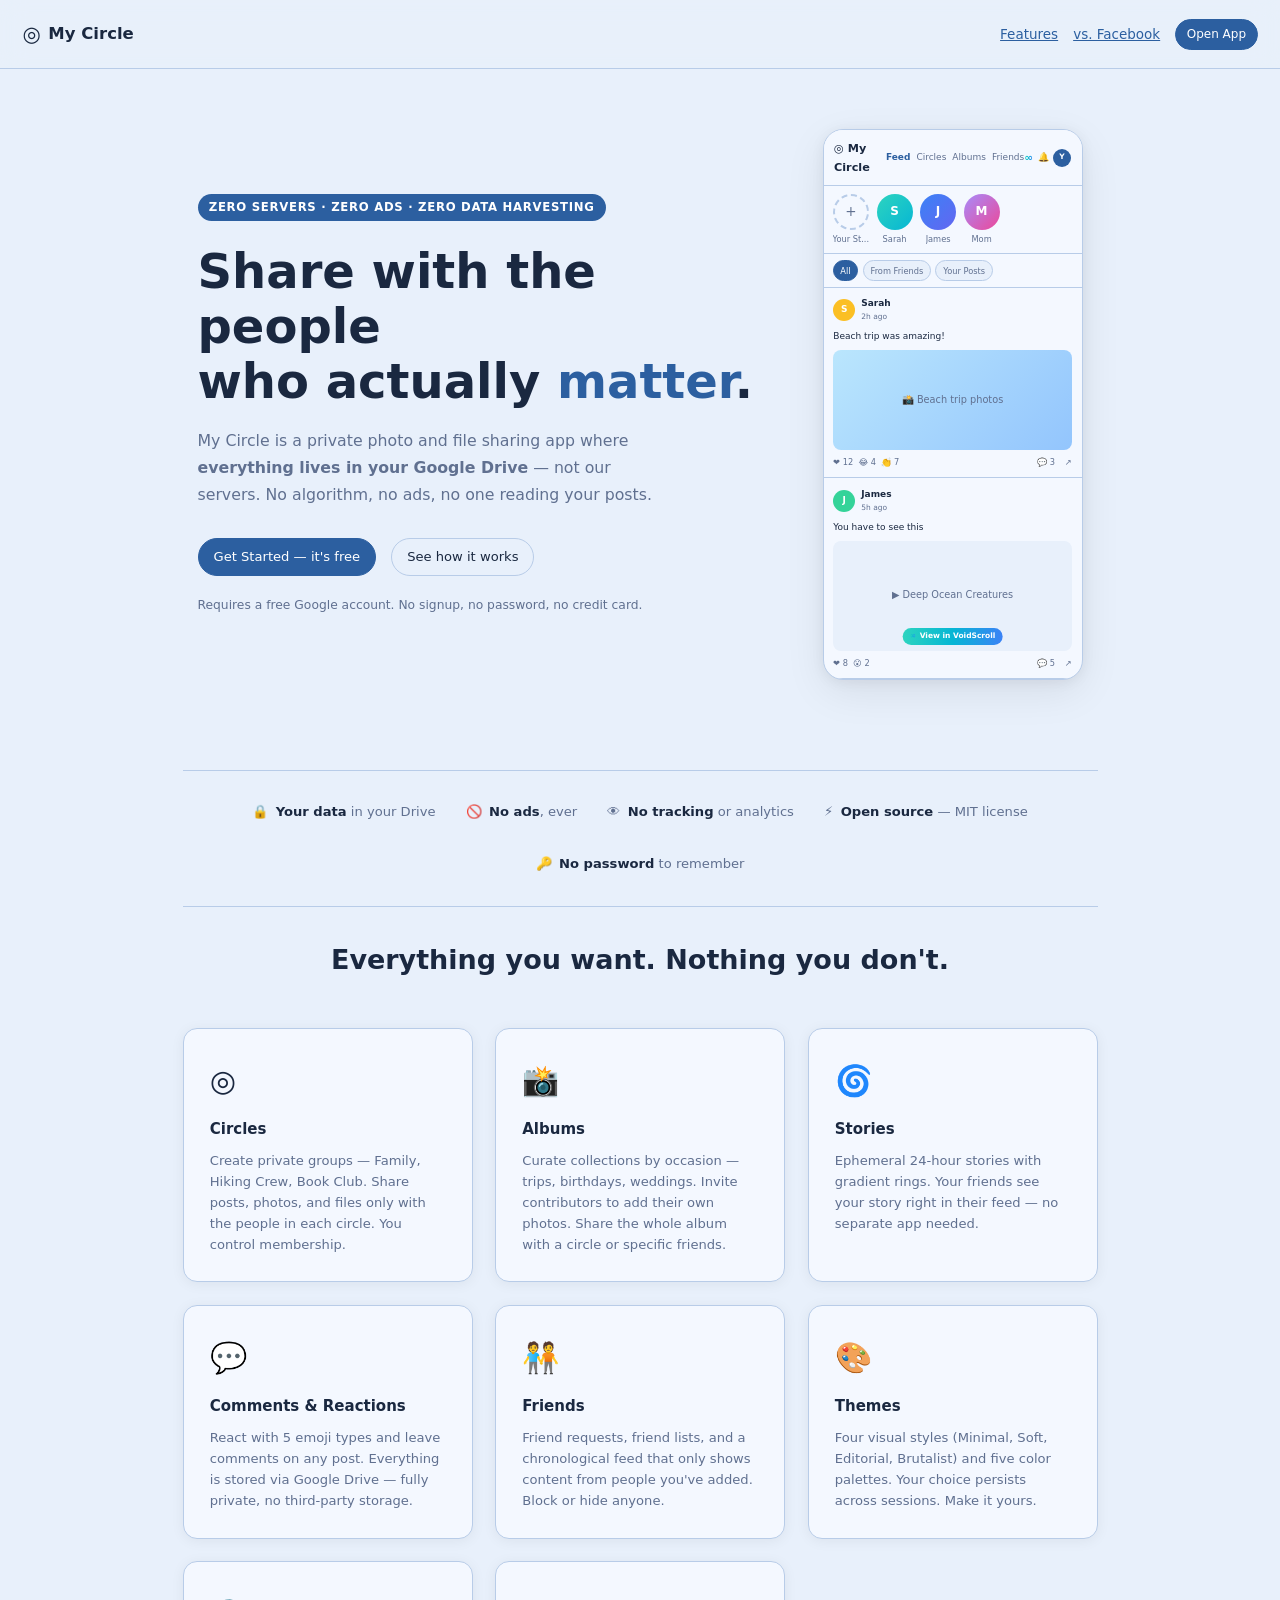
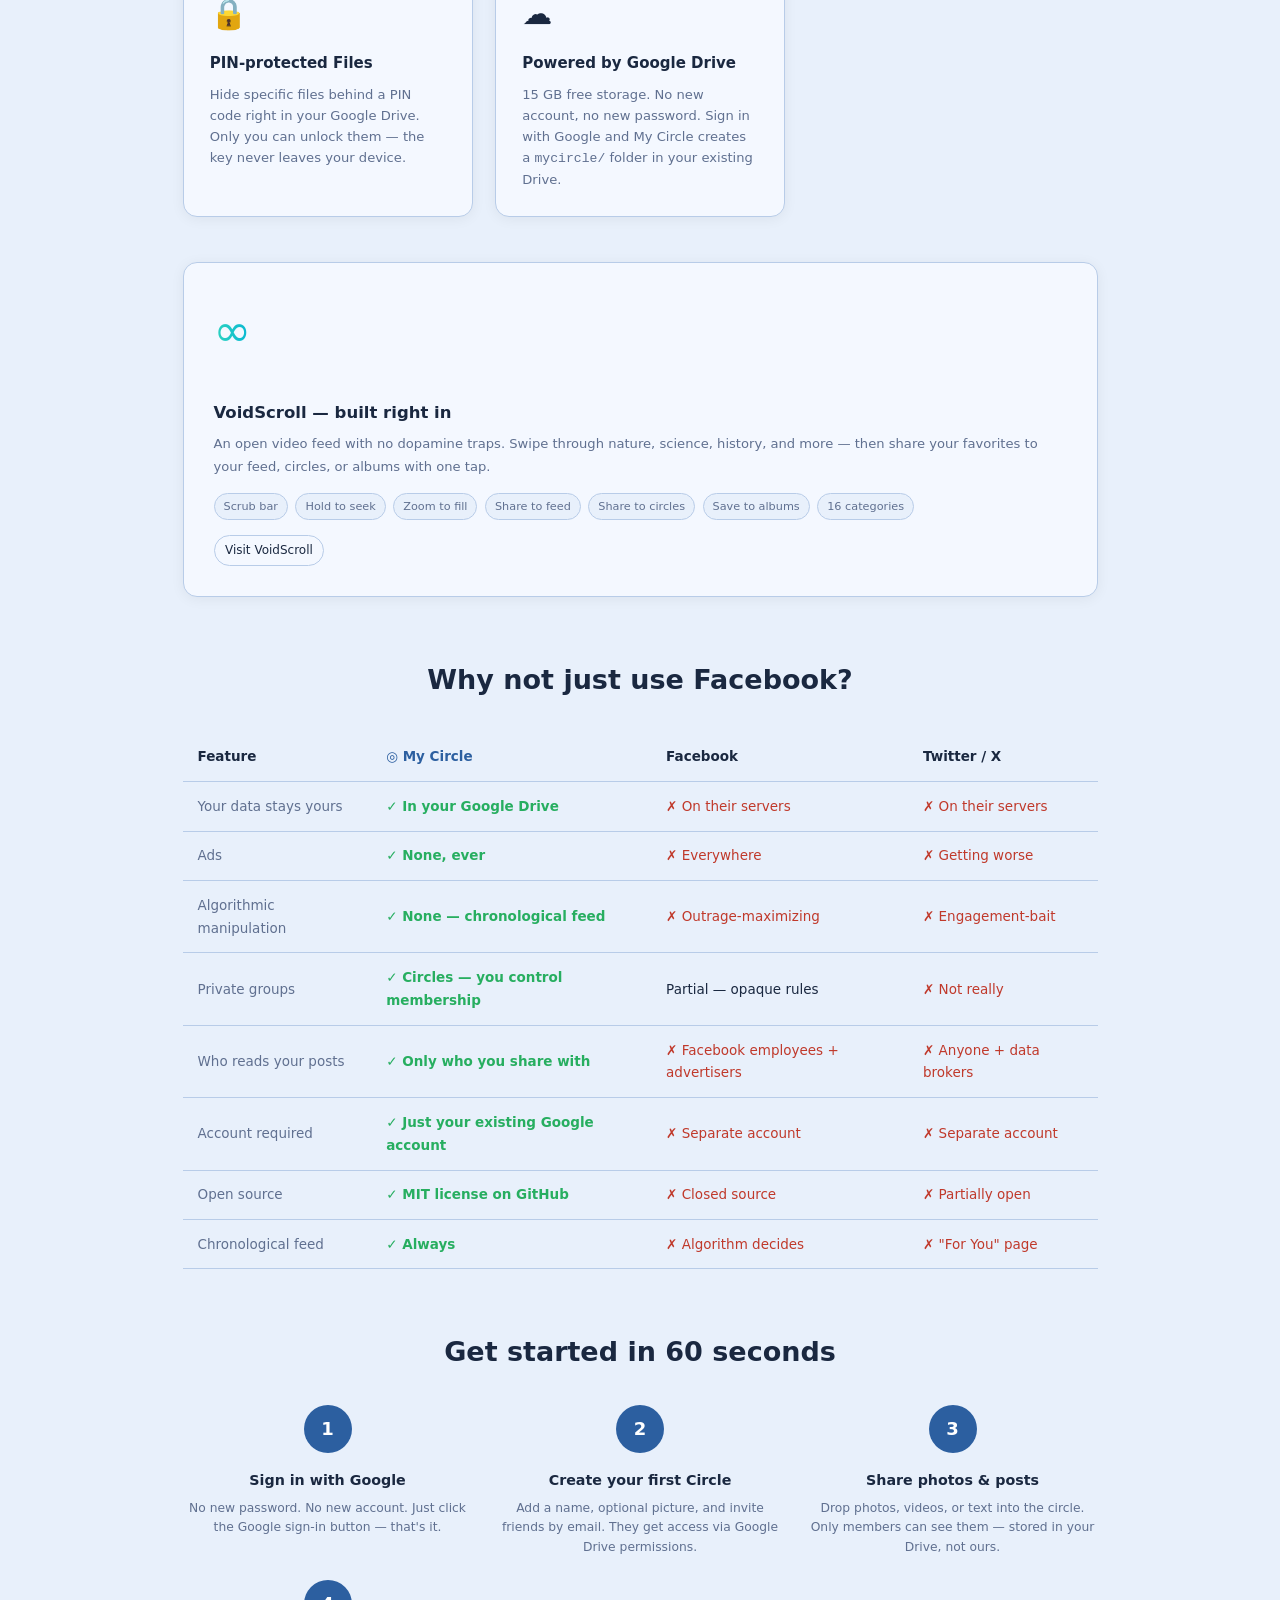
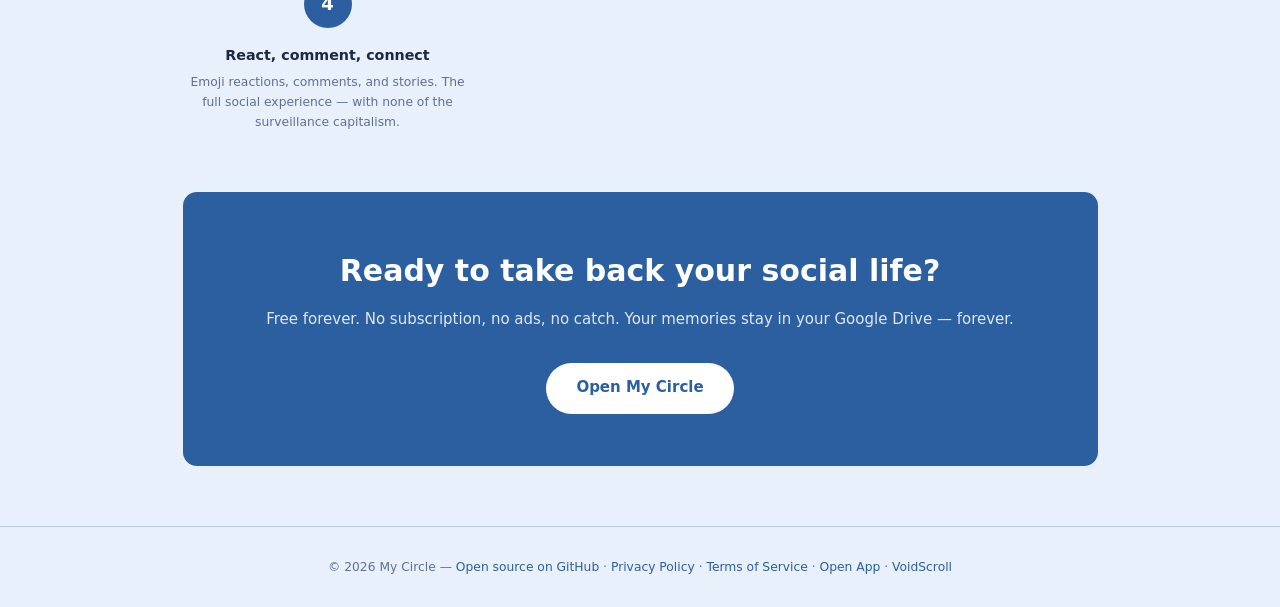
<file: landing.html>
<!DOCTYPE html>
<html lang="en" data-theme="soft" data-color="slate">
<head>
  <meta charset="UTF-8" />
  <meta name="viewport" content="width=device-width, initial-scale=1.0, viewport-fit=cover" />
  <title>My Circle — Private social sharing, owned by you</title>
  <meta name="description" content="My Circle is a private photo &amp; file sharing app. No servers, no ads — everything lives in your Google Drive." />
  <meta name="referrer" content="strict-origin-when-cross-origin" />
  <meta http-equiv="Permissions-Policy" content="camera=(), microphone=(), geolocation=()" />
  <meta http-equiv="Content-Security-Policy"
    content="default-src 'self';
             script-src 'self';
             style-src  'self' https://fonts.googleapis.com 'unsafe-inline';
             font-src   'self' https://fonts.gstatic.com;
             img-src    'self' data:;">
  <!-- Open Graph -->
  <meta property="og:type" content="website" />
  <meta property="og:title" content="My Circle — Private social sharing, owned by you" />
  <meta property="og:description" content="A private photo & file sharing app. No servers, no ads — everything lives in your Google Drive." />
  <meta property="og:url" content="https://phil08533.github.io/TimeLine/landing.html" />
  <!-- Twitter Card -->
  <meta name="twitter:card" content="summary_large_image" />
  <meta name="twitter:title" content="My Circle — Private social sharing, owned by you" />
  <meta name="twitter:description" content="A private photo & file sharing app. No servers, no ads — everything lives in your Google Drive." />
  <link rel="icon" href="data:image/svg+xml,<svg xmlns='http://www.w3.org/2000/svg' viewBox='0 0 100 100'><text y='.9em' font-size='90'>◎</text></svg>" />
  <link rel="preconnect" href="https://fonts.googleapis.com" />
  <link rel="preconnect" href="https://fonts.gstatic.com" crossorigin />
  <link href="https://fonts.googleapis.com/css2?family=Inter:wght@400;500;600;700&family=Playfair+Display:wght@700&display=swap" rel="stylesheet" />
  <link rel="stylesheet" href="css/styles.css" />
  <style>
    /* ── Landing-specific overrides ── */
    html { scroll-behavior: smooth; }
    body { background: var(--bg); color: var(--text); }

    .landing { max-width: 960px; margin: 0 auto; padding: 0 1.5rem; }

    /* ── Top nav ── */
    .landing-nav {
      display: flex; align-items: center; justify-content: space-between;
      padding: 1.25rem 1.5rem;
      position: sticky; top: 0; z-index: 100;
      background: color-mix(in srgb, var(--bg) 80%, transparent);
      backdrop-filter: blur(12px);
      border-bottom: 1px solid var(--border);
    }
    .landing-nav-brand { display: flex; align-items: center; gap: .5rem; font-weight: 700; font-size: 1.1rem; text-decoration: none; color: var(--text); }
    .landing-nav-brand .brand-mark { font-size: 1.4rem; }
    .landing-nav-links { display: flex; gap: 1rem; align-items: center; }

    /* ── Hero ── */
    .hero {
      display: flex; align-items: center; gap: 3rem;
      padding: 4rem 1rem;
    }
    .hero-text { flex: 1; min-width: 280px; }
    .hero-eyebrow {
      display: inline-block;
      background: var(--accent);
      color: var(--accent-fg);
      font-size: .78rem;
      font-weight: 600;
      letter-spacing: .06em;
      text-transform: uppercase;
      padding: .25rem .75rem;
      border-radius: 100px;
      margin-bottom: 1.5rem;
    }
    .hero h1 {
      font-size: clamp(2rem, 5vw, 3.2rem);
      font-weight: 700;
      line-height: 1.15;
      margin-bottom: 1.25rem;
      color: var(--text);
    }
    .hero h1 em { font-style: normal; color: var(--accent); }
    .hero-sub {
      font-size: 1.05rem;
      color: var(--muted);
      max-width: 460px;
      margin: 0 0 2rem;
      line-height: 1.7;
    }
    .hero-cta { display: flex; gap: 1rem; flex-wrap: wrap; }
    .hero-note { margin-top: 1.25rem; font-size: .82rem; color: var(--muted); }

    /* ── Mock phone ── */
    .hero-phone-wrap { flex-shrink: 0; }
    .landing-mock-phone {
      width: 260px;
      background: var(--surface);
      border: 1px solid var(--border);
      border-radius: 20px;
      overflow: hidden;
      box-shadow: var(--shadow), 0 12px 40px rgba(0,0,0,.08);
    }
    .lm-topbar {
      display: flex; align-items: center; justify-content: space-between;
      padding: .55rem .7rem;
      background: var(--surface);
      border-bottom: 1px solid var(--border);
      font-size: .7rem;
    }
    .lm-brand { font-weight: 700; font-size: .75rem; display: flex; align-items: center; gap: .3rem; }
    .lm-nav { display: flex; gap: .4rem; color: var(--muted); font-size: .6rem; }
    .lm-nav span:first-child { color: var(--accent); font-weight: 600; }
    .lm-topbar-right { display: flex; align-items: center; gap: .3rem; }
    .lm-vs-icon {
      font-size: .7rem;
      background: linear-gradient(90deg, #2dd4bf, #06b6d4, #3b82f6);
      -webkit-background-clip: text; background-clip: text;
      -webkit-text-fill-color: transparent;
      font-weight: 700;
    }
    .lm-notif { font-size: .6rem; }
    .lm-avatar {
      width: 18px; height: 18px; border-radius: 50%;
      background: var(--accent); color: var(--accent-fg);
      display: flex; align-items: center; justify-content: center;
      font-size: .5rem; font-weight: 700;
    }

    /* Stories row */
    .lm-stories {
      display: flex; gap: .5rem; padding: .5rem .6rem;
      border-bottom: 1px solid var(--border);
    }
    .lm-story { display: flex; flex-direction: column; align-items: center; gap: .15rem; }
    .lm-story-ring {
      width: 36px; height: 36px; border-radius: 50%;
      display: flex; align-items: center; justify-content: center;
      font-size: .8rem; font-weight: 700; color: #fff;
    }
    .lm-story-ring--grad { background: linear-gradient(135deg, var(--sc, #2dd4bf), var(--sc2, #3b82f6)); }
    .lm-story-ring--add { background: none; border: 2px dashed var(--border); color: var(--muted); font-size: .9rem; font-weight: 400; }
    .lm-story-label { font-size: .55rem; color: var(--muted); max-width: 40px; text-align: center; overflow: hidden; text-overflow: ellipsis; white-space: nowrap; }

    /* Filter pills */
    .lm-filters {
      display: flex; gap: .3rem; padding: .4rem .6rem;
      border-bottom: 1px solid var(--border);
    }
    .lm-pill {
      font-size: .55rem; padding: .15rem .45rem;
      border-radius: 100px; border: 1px solid var(--border);
      background: var(--bg); color: var(--muted);
    }
    .lm-pill--active { background: var(--accent); color: var(--accent-fg); border-color: var(--accent); }

    /* Post cards */
    .lm-post { padding: .55rem .65rem; border-bottom: 1px solid var(--border); }
    .lm-post-header { display: flex; align-items: center; gap: .4rem; margin-bottom: .35rem; }
    .lm-post-avatar {
      width: 22px; height: 22px; border-radius: 50%;
      display: flex; align-items: center; justify-content: center;
      font-size: .6rem; font-weight: 700; color: #fff; flex-shrink: 0;
    }
    .lm-post-meta { flex: 1; }
    .lm-post-name { font-size: .6rem; font-weight: 600; color: var(--text); }
    .lm-post-time { font-size: .5rem; color: var(--muted); }
    .lm-post-caption { font-size: .6rem; color: var(--text); margin-bottom: .35rem; }
    .lm-post-img {
      height: 100px; border-radius: 8px; margin-bottom: .35rem;
      display: flex; align-items: center; justify-content: center;
      background: var(--bg);
    }
    .lm-post-img-label { font-size: .65rem; color: var(--muted); }
    .lm-post-actions { display: flex; gap: .35rem; color: var(--muted); font-size: .55rem; align-items: center; }
    .lm-post-actions .lm-comments { margin-left: auto; }
    .lm-post-share { font-size: .55rem; color: var(--muted); margin-left: .3rem; }

    /* VoidScroll embed in mock post */
    .lm-vs-embed {
      position: relative;
      height: 110px; border-radius: 8px; margin-bottom: .35rem;
      background: var(--bg);
      display: flex; align-items: center; justify-content: center;
      overflow: hidden;
    }
    .lm-vs-embed-label { font-size: .65rem; color: var(--muted); }
    .lm-vs-open-btn {
      position: absolute; bottom: .35rem; left: 50%; transform: translateX(-50%);
      display: flex; align-items: center; gap: .25rem;
      padding: .15rem .5rem;
      border-radius: 12px;
      background: linear-gradient(90deg, #2dd4bf, #06b6d4, #3b82f6);
      border: none;
      color: #fff; font-size: .5rem; font-weight: 600;
      white-space: nowrap;
    }

    /* ── Trust badges ── */
    .trust-row {
      display: flex; gap: 2rem; justify-content: center; flex-wrap: wrap;
      padding: 2rem 0;
      border-top: 1px solid var(--border);
      border-bottom: 1px solid var(--border);
      margin: 2rem 0;
    }
    .trust-item { display: flex; align-items: center; gap: .5rem; font-size: .875rem; color: var(--muted); white-space: nowrap; }
    .trust-item strong { color: var(--text); }

    /* ── Feature sections ── */
    .features { display: grid; grid-template-columns: repeat(auto-fill, minmax(280px, 1fr)); gap: 1.5rem; margin: 3rem 0; }
    .feature-card {
      background: var(--surface);
      border: 1px solid var(--border);
      border-radius: var(--card-radius, 14px);
      padding: 1.75rem;
      box-shadow: var(--shadow);
    }
    .feature-icon { font-size: 2rem; margin-bottom: .75rem; }
    .feature-card h3 { font-size: 1rem; font-weight: 600; margin-bottom: .5rem; }
    .feature-card p { font-size: .875rem; color: var(--muted); line-height: 1.6; }

    /* ── Comparison table ── */
    .compare-section { margin: 4rem 0; }
    .compare-section h2 { text-align: center; margin-bottom: 2rem; font-size: 1.8rem; }
    .compare-table { width: 100%; border-collapse: collapse; font-size: .9rem; }
    .compare-table th, .compare-table td { padding: .85rem 1rem; border-bottom: 1px solid var(--border); text-align: left; }
    .compare-table th { font-weight: 600; background: var(--bg); }
    .compare-table td:first-child { color: var(--muted); }
    .compare-table .mc-col { color: var(--accent); font-weight: 600; }
    .compare-table .check { color: #27ae60; }
    .compare-table .cross { color: var(--danger); }
    .compare-table tr:hover td { background: color-mix(in srgb, var(--surface) 60%, var(--bg)); }

    /* ── How it works ── */
    .how-section { margin: 4rem 0; }
    .how-section h2 { text-align: center; margin-bottom: 2rem; font-size: 1.8rem; }
    .steps { display: grid; grid-template-columns: repeat(auto-fill, minmax(220px, 1fr)); gap: 1.5rem; }
    .step { text-align: center; }
    .step-num {
      width: 48px; height: 48px; border-radius: 50%;
      background: var(--accent); color: var(--accent-fg);
      display: flex; align-items: center; justify-content: center;
      font-size: 1.2rem; font-weight: 700;
      margin: 0 auto 1rem;
    }
    .step h3 { font-size: .95rem; font-weight: 600; margin-bottom: .4rem; }
    .step p { font-size: .82rem; color: var(--muted); line-height: 1.6; }

    /* ── VoidScroll promo ── */
    .voidscroll-promo {
      margin: 3rem 0;
      background: var(--surface);
      border: 1px solid var(--border);
      border-radius: var(--card-radius, 14px);
      padding: 2rem;
      display: flex; align-items: center; gap: 2rem;
      box-shadow: var(--shadow);
      flex-wrap: wrap;
    }
    .voidscroll-promo .vs-promo-icon {
      font-size: 3rem; flex-shrink: 0;
      background: linear-gradient(90deg, #2dd4bf, #06b6d4, #3b82f6, #2dd4bf);
      background-size: 300% 100%;
      -webkit-background-clip: text; background-clip: text;
      -webkit-text-fill-color: transparent;
      animation: vs-icon-flow 3s ease-in-out infinite;
    }
    @keyframes vs-icon-flow {
      0%, 100% { background-position: 0% 50%; }
      50% { background-position: 100% 50%; }
    }
    .voidscroll-promo h3 { font-size: 1.1rem; font-weight: 600; margin-bottom: .4rem; }
    .voidscroll-promo p { font-size: .875rem; color: var(--muted); margin-bottom: 1rem; }
    .vs-promo-features {
      display: flex; flex-wrap: wrap; gap: .5rem;
      margin-bottom: 1rem;
    }
    .vs-promo-tag {
      font-size: .75rem; padding: .2rem .6rem;
      background: var(--bg); border: 1px solid var(--border);
      border-radius: 100px; color: var(--muted);
    }

    /* ── CTA section ── */
    .cta-section {
      text-align: center;
      margin: 4rem 0;
      padding: 3.5rem 2rem;
      background: var(--accent);
      color: var(--accent-fg);
      border-radius: var(--card-radius, 14px);
    }
    .cta-section h2 { font-size: 2rem; margin-bottom: .75rem; color: var(--accent-fg); }
    .cta-section p { margin-bottom: 2rem; opacity: .85; font-size: 1rem; }
    .btn-cta-inv {
      background: var(--accent-fg); color: var(--accent);
      border: none; border-radius: 100px;
      padding: .85rem 2rem; font-size: 1rem; font-weight: 600;
      cursor: pointer; text-decoration: none; display: inline-block;
      transition: opacity .15s;
    }
    .btn-cta-inv:hover { opacity: .9; }

    /* ── Footer ── */
    .landing-footer {
      text-align: center; padding: 2rem 0;
      font-size: .82rem; color: var(--muted);
      border-top: 1px solid var(--border);
      margin-top: 4rem;
    }
    .landing-footer a { color: var(--accent); text-decoration: none; }
    .landing-footer a:hover { text-decoration: underline; }

    @media (max-width: 700px) {
      .hero { flex-direction: column; text-align: center; padding: 3rem 1rem 2rem; }
      .hero-text { min-width: 0; }
      .hero-sub { margin: 0 auto 2rem; }
      .hero-cta { justify-content: center; }
      .hero-note { text-align: center; }
      .landing-mock-phone { width: 240px; }
      .voidscroll-promo { flex-direction: column; text-align: center; }
      .compare-table { font-size: .78rem; }
      .compare-table th, .compare-table td { padding: .6rem .5rem; }
    }
  </style>
</head>
<body>

  <nav class="landing-nav">
    <a href="index.html" class="landing-nav-brand">
      <span class="brand-mark">◎</span>
      <span>My Circle</span>
    </a>
    <div class="landing-nav-links">
      <a href="#features" class="link" style="font-size:.9rem">Features</a>
      <a href="#compare" class="link" style="font-size:.9rem">vs. Facebook</a>
      <a href="index.html" class="btn btn-primary btn-sm">Open App</a>
    </div>
  </nav>

  <div class="landing">

    <!-- Hero with mock phone -->
    <section class="hero">
      <div class="hero-text">
        <span class="hero-eyebrow">Zero servers · Zero ads · Zero data harvesting</span>
        <h1>Share with the people<br>who actually <em>matter</em>.</h1>
        <p class="hero-sub">
          My Circle is a private photo and file sharing app where
          <strong>everything lives in your Google Drive</strong> — not our servers.
          No algorithm, no ads, no one reading your posts.
        </p>
        <div class="hero-cta">
          <a href="index.html" class="btn btn-primary btn-lg">Get Started — it's free</a>
          <a href="#features" class="btn btn-ghost btn-lg">See how it works</a>
        </div>
        <p class="hero-note">Requires a free Google account. No signup, no password, no credit card.</p>
      </div>

      <div class="hero-phone-wrap" aria-hidden="true">
        <div class="landing-mock-phone">
          <!-- Topbar -->
          <div class="lm-topbar">
            <span class="lm-brand">◎ My Circle</span>
            <span class="lm-nav">
              <span>Feed</span><span>Circles</span><span>Albums</span><span>Friends</span>
            </span>
            <div class="lm-topbar-right">
              <span class="lm-vs-icon">∞</span>
              <span class="lm-notif">🔔</span>
              <span class="lm-avatar">Y</span>
            </div>
          </div>

          <!-- Stories row -->
          <div class="lm-stories">
            <div class="lm-story">
              <div class="lm-story-ring lm-story-ring--add">+</div>
              <span class="lm-story-label">Your St...</span>
            </div>
            <div class="lm-story">
              <div class="lm-story-ring lm-story-ring--grad" style="--sc:#2dd4bf;--sc2:#06b6d4">S</div>
              <span class="lm-story-label">Sarah</span>
            </div>
            <div class="lm-story">
              <div class="lm-story-ring lm-story-ring--grad" style="--sc:#3b82f6;--sc2:#6366f1">J</div>
              <span class="lm-story-label">James</span>
            </div>
            <div class="lm-story">
              <div class="lm-story-ring lm-story-ring--grad" style="--sc:#a78bfa;--sc2:#ec4899">M</div>
              <span class="lm-story-label">Mom</span>
            </div>
          </div>

          <!-- Filter pills -->
          <div class="lm-filters">
            <span class="lm-pill lm-pill--active">All</span>
            <span class="lm-pill">From Friends</span>
            <span class="lm-pill">Your Posts</span>
          </div>

          <!-- Post 1: regular photo post -->
          <div class="lm-post">
            <div class="lm-post-header">
              <div class="lm-post-avatar" style="background:#fbbf24">S</div>
              <div class="lm-post-meta">
                <div class="lm-post-name">Sarah</div>
                <div class="lm-post-time">2h ago</div>
              </div>
            </div>
            <div class="lm-post-caption">Beach trip was amazing!</div>
            <div class="lm-post-img" style="background:linear-gradient(135deg, #bae6fd, #93c5fd)">
              <span class="lm-post-img-label">📸 Beach trip photos</span>
            </div>
            <div class="lm-post-actions">
              <span>❤️ 12</span>
              <span>😂 4</span>
              <span>👏 7</span>
              <span class="lm-comments">💬 3</span>
              <span class="lm-post-share">↗</span>
            </div>
          </div>

          <!-- Post 2: VoidScroll shared post -->
          <div class="lm-post">
            <div class="lm-post-header">
              <div class="lm-post-avatar" style="background:#34d399">J</div>
              <div class="lm-post-meta">
                <div class="lm-post-name">James</div>
                <div class="lm-post-time">5h ago</div>
              </div>
            </div>
            <div class="lm-post-caption">You have to see this</div>
            <div class="lm-vs-embed">
              <span class="lm-vs-embed-label">▶ Deep Ocean Creatures</span>
              <span class="lm-vs-open-btn">
                <span class="lm-vs-icon" style="font-size:.5rem">∞</span> View in VoidScroll
              </span>
            </div>
            <div class="lm-post-actions">
              <span>❤️ 8</span>
              <span>😮 2</span>
              <span class="lm-comments">💬 5</span>
              <span class="lm-post-share">↗</span>
            </div>
          </div>
        </div>
      </div>
    </section>

    <!-- Trust -->
    <div class="trust-row">
      <div class="trust-item">🔒 <span><strong>Your data</strong> in your Drive</span></div>
      <div class="trust-item">🚫 <span><strong>No ads</strong>, ever</span></div>
      <div class="trust-item">👁 <span><strong>No tracking</strong> or analytics</span></div>
      <div class="trust-item">⚡ <span><strong>Open source</strong> — MIT license</span></div>
      <div class="trust-item">🔑 <span><strong>No password</strong> to remember</span></div>
    </div>

    <!-- Features -->
    <section id="features">
      <h2 style="text-align:center;margin-bottom:2rem;font-size:1.8rem">Everything you want. Nothing you don't.</h2>
      <div class="features">
        <div class="feature-card">
          <div class="feature-icon">◎</div>
          <h3>Circles</h3>
          <p>Create private groups — Family, Hiking Crew, Book Club. Share posts, photos, and files only with the people in each circle. You control membership.</p>
        </div>
        <div class="feature-card">
          <div class="feature-icon">📸</div>
          <h3>Albums</h3>
          <p>Curate collections by occasion — trips, birthdays, weddings. Invite contributors to add their own photos. Share the whole album with a circle or specific friends.</p>
        </div>
        <div class="feature-card">
          <div class="feature-icon">🌀</div>
          <h3>Stories</h3>
          <p>Ephemeral 24-hour stories with gradient rings. Your friends see your story right in their feed — no separate app needed.</p>
        </div>
        <div class="feature-card">
          <div class="feature-icon">💬</div>
          <h3>Comments &amp; Reactions</h3>
          <p>React with 5 emoji types and leave comments on any post. Everything is stored via Google Drive — fully private, no third-party storage.</p>
        </div>
        <div class="feature-card">
          <div class="feature-icon">🧑‍🤝‍🧑</div>
          <h3>Friends</h3>
          <p>Friend requests, friend lists, and a chronological feed that only shows content from people you've added. Block or hide anyone.</p>
        </div>
        <div class="feature-card">
          <div class="feature-icon">🎨</div>
          <h3>Themes</h3>
          <p>Four visual styles (Minimal, Soft, Editorial, Brutalist) and five color palettes. Your choice persists across sessions. Make it yours.</p>
        </div>
        <div class="feature-card">
          <div class="feature-icon">🔒</div>
          <h3>PIN-protected Files</h3>
          <p>Hide specific files behind a PIN code right in your Google Drive. Only you can unlock them — the key never leaves your device.</p>
        </div>
        <div class="feature-card">
          <div class="feature-icon">☁️</div>
          <h3>Powered by Google Drive</h3>
          <p>15 GB free storage. No new account, no new password. Sign in with Google and My Circle creates a <code>mycircle/</code> folder in your existing Drive.</p>
        </div>
      </div>
    </section>

    <!-- VoidScroll promo -->
    <div class="voidscroll-promo">
      <div class="vs-promo-icon">∞</div>
      <div>
        <h3>VoidScroll — built right in</h3>
        <p>An open video feed with no dopamine traps. Swipe through nature, science, history, and more — then share your favorites to your feed, circles, or albums with one tap.</p>
        <div class="vs-promo-features">
          <span class="vs-promo-tag">Scrub bar</span>
          <span class="vs-promo-tag">Hold to seek</span>
          <span class="vs-promo-tag">Zoom to fill</span>
          <span class="vs-promo-tag">Share to feed</span>
          <span class="vs-promo-tag">Share to circles</span>
          <span class="vs-promo-tag">Save to albums</span>
          <span class="vs-promo-tag">16 categories</span>
        </div>
        <a href="https://voidscroll.org" target="_blank" rel="noopener" class="btn btn-ghost btn-sm">Visit VoidScroll</a>
      </div>
    </div>

    <!-- Comparison -->
    <section id="compare" class="compare-section">
      <h2>Why not just use Facebook?</h2>
      <table class="compare-table">
        <thead>
          <tr>
            <th>Feature</th>
            <th class="mc-col">◎ My Circle</th>
            <th>Facebook</th>
            <th>Twitter / X</th>
          </tr>
        </thead>
        <tbody>
          <tr>
            <td>Your data stays yours</td>
            <td class="mc-col check">✓ In your Google Drive</td>
            <td class="cross">✗ On their servers</td>
            <td class="cross">✗ On their servers</td>
          </tr>
          <tr>
            <td>Ads</td>
            <td class="mc-col check">✓ None, ever</td>
            <td class="cross">✗ Everywhere</td>
            <td class="cross">✗ Getting worse</td>
          </tr>
          <tr>
            <td>Algorithmic manipulation</td>
            <td class="mc-col check">✓ None — chronological feed</td>
            <td class="cross">✗ Outrage-maximizing</td>
            <td class="cross">✗ Engagement-bait</td>
          </tr>
          <tr>
            <td>Private groups</td>
            <td class="mc-col check">✓ Circles — you control membership</td>
            <td>Partial — opaque rules</td>
            <td class="cross">✗ Not really</td>
          </tr>
          <tr>
            <td>Who reads your posts</td>
            <td class="mc-col check">✓ Only who you share with</td>
            <td class="cross">✗ Facebook employees + advertisers</td>
            <td class="cross">✗ Anyone + data brokers</td>
          </tr>
          <tr>
            <td>Account required</td>
            <td class="mc-col check">✓ Just your existing Google account</td>
            <td class="cross">✗ Separate account</td>
            <td class="cross">✗ Separate account</td>
          </tr>
          <tr>
            <td>Open source</td>
            <td class="mc-col check">✓ MIT license on GitHub</td>
            <td class="cross">✗ Closed source</td>
            <td class="cross">✗ Partially open</td>
          </tr>
          <tr>
            <td>Chronological feed</td>
            <td class="mc-col check">✓ Always</td>
            <td class="cross">✗ Algorithm decides</td>
            <td class="cross">✗ "For You" page</td>
          </tr>
        </tbody>
      </table>
    </section>

    <!-- How it works -->
    <section class="how-section">
      <h2>Get started in 60 seconds</h2>
      <div class="steps">
        <div class="step">
          <div class="step-num">1</div>
          <h3>Sign in with Google</h3>
          <p>No new password. No new account. Just click the Google sign-in button — that's it.</p>
        </div>
        <div class="step">
          <div class="step-num">2</div>
          <h3>Create your first Circle</h3>
          <p>Add a name, optional picture, and invite friends by email. They get access via Google Drive permissions.</p>
        </div>
        <div class="step">
          <div class="step-num">3</div>
          <h3>Share photos &amp; posts</h3>
          <p>Drop photos, videos, or text into the circle. Only members can see them — stored in your Drive, not ours.</p>
        </div>
        <div class="step">
          <div class="step-num">4</div>
          <h3>React, comment, connect</h3>
          <p>Emoji reactions, comments, and stories. The full social experience — with none of the surveillance capitalism.</p>
        </div>
      </div>
    </section>

    <!-- CTA -->
    <section class="cta-section">
      <h2>Ready to take back your social life?</h2>
      <p>Free forever. No subscription, no ads, no catch. Your memories stay in your Google Drive — forever.</p>
      <a href="index.html" class="btn-cta-inv">Open My Circle</a>
    </section>

  </div><!-- /.landing -->

  <footer class="landing-footer">
    <div class="landing">
      <p>
        © 2026 My Circle — <a href="https://github.com/phil08533/TimeLine" target="_blank" rel="noopener">Open source on GitHub</a> ·
        <a href="privacy.html">Privacy Policy</a> ·
        <a href="terms.html">Terms of Service</a> ·
        <a href="index.html">Open App</a> ·
        <a href="https://voidscroll.org" target="_blank" rel="noopener">VoidScroll</a>
      </p>
    </div>
  </footer>

</body>
</html>
</file>
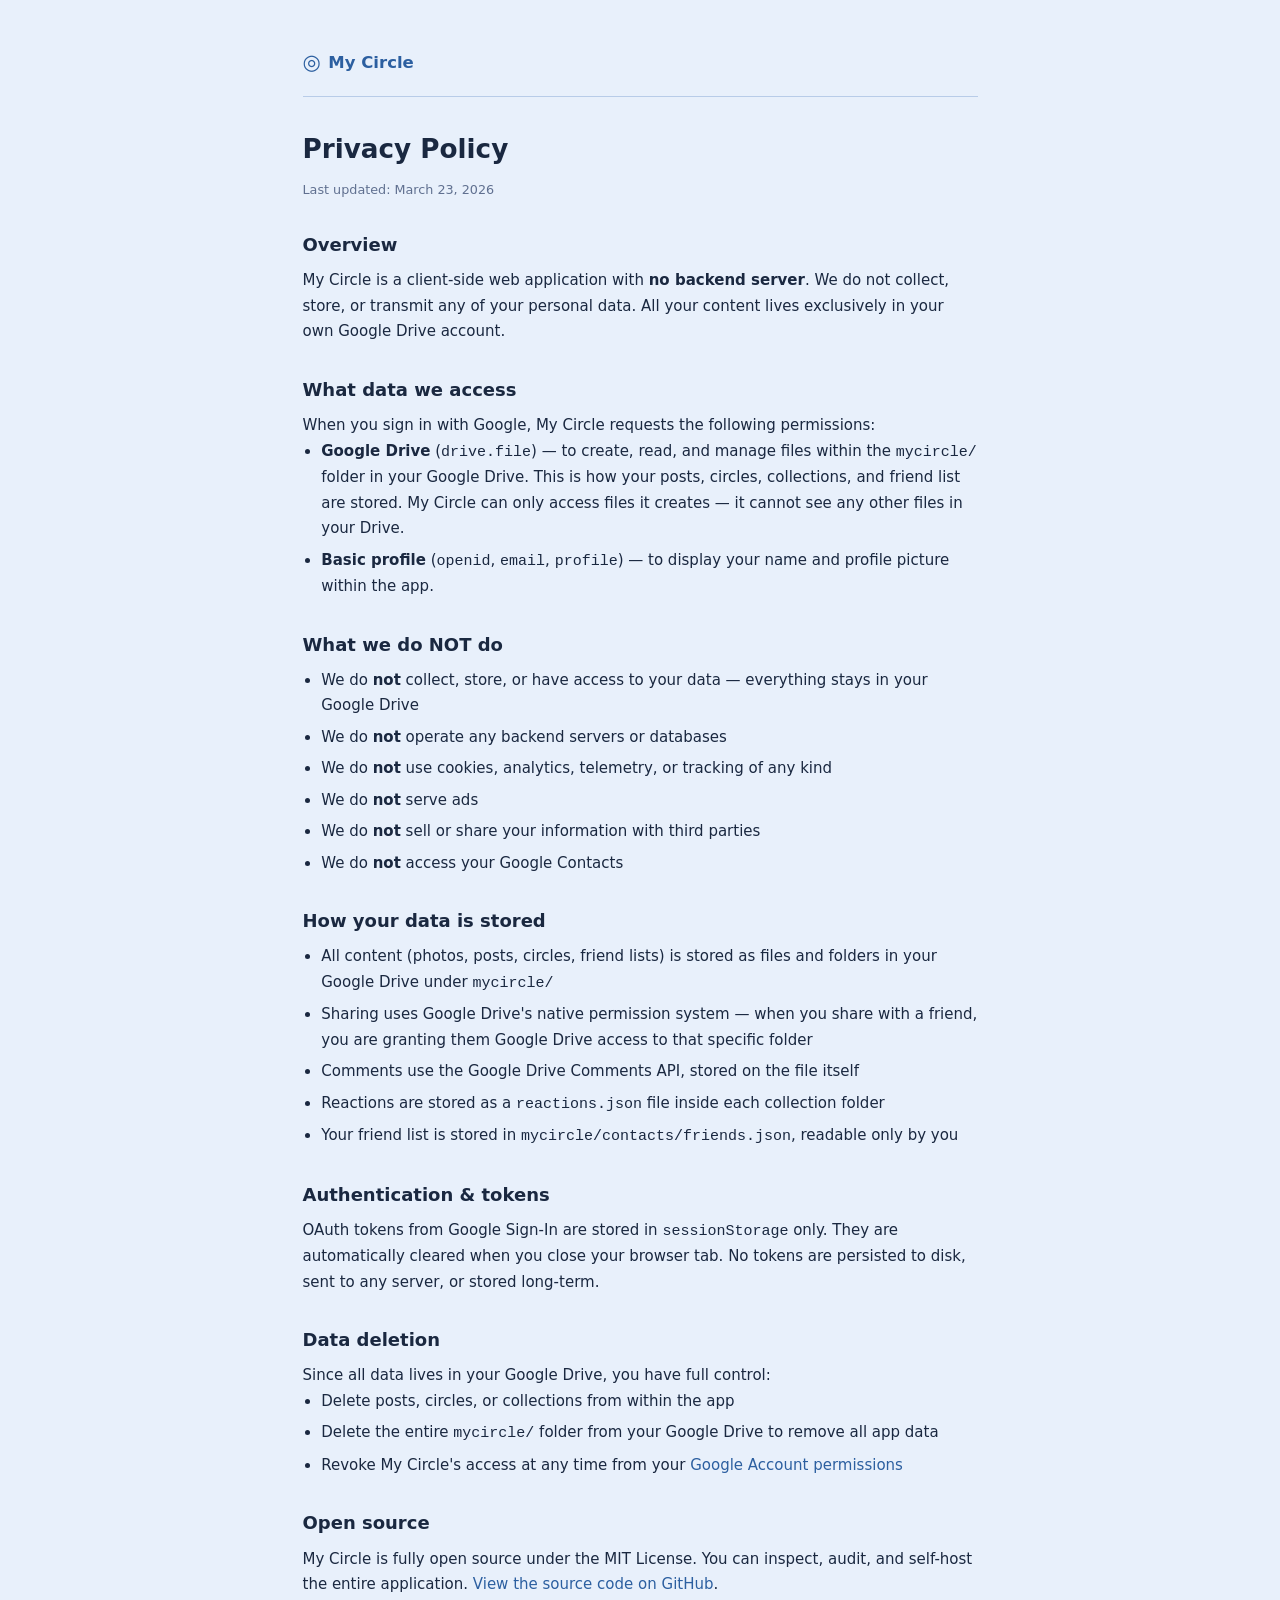
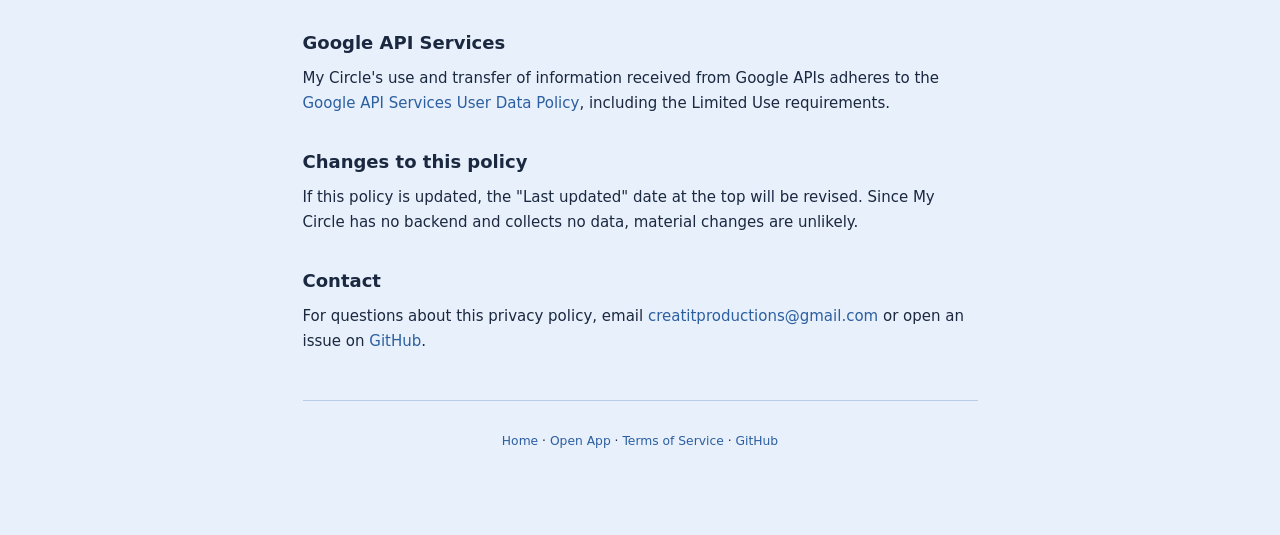
<file: privacy.html>
<!DOCTYPE html>
<html lang="en" data-theme="soft" data-color="slate">
<head>
  <meta charset="UTF-8" />
  <meta name="viewport" content="width=device-width, initial-scale=1.0, viewport-fit=cover" />
  <title>Privacy Policy — My Circle</title>
  <meta name="description" content="Privacy policy for My Circle, a private photo and file sharing app powered by Google Drive." />
  <meta name="referrer" content="strict-origin-when-cross-origin" />
  <meta http-equiv="Permissions-Policy" content="camera=(), microphone=(), geolocation=()" />
  <meta http-equiv="Content-Security-Policy"
    content="default-src 'self';
             script-src 'self';
             style-src  'self' https://fonts.googleapis.com 'unsafe-inline';
             font-src   'self' https://fonts.gstatic.com;
             img-src    'self' data:;">
  <link rel="icon" href="data:image/svg+xml,<svg xmlns='http://www.w3.org/2000/svg' viewBox='0 0 100 100'><text y='.9em' font-size='90'>◎</text></svg>" />
  <link rel="preconnect" href="https://fonts.googleapis.com" />
  <link rel="preconnect" href="https://fonts.gstatic.com" crossorigin />
  <link href="https://fonts.googleapis.com/css2?family=Inter:wght@400;500;600;700&display=swap" rel="stylesheet" />
  <link rel="stylesheet" href="css/styles.css" />
  <style>
    body { background: var(--bg); color: var(--text); }
    .privacy { max-width: 720px; margin: 0 auto; padding: 2rem 1.5rem 4rem; }
    .privacy-nav {
      display: flex; align-items: center; gap: .5rem;
      padding: 1.25rem 0; margin-bottom: 1rem;
      border-bottom: 1px solid var(--border);
    }
    .privacy-nav a { font-weight: 700; font-size: 1.1rem; text-decoration: none; color: var(--text); display: flex; align-items: center; gap: .5rem; }
    .privacy-nav .brand-mark { font-size: 1.4rem; }
    .privacy h1 { font-size: 1.75rem; margin: 2rem 0 .5rem; }
    .privacy h2 { font-size: 1.2rem; margin: 2rem 0 .5rem; }
    .privacy p, .privacy li { line-height: 1.7; color: var(--text); }
    .privacy ul { padding-left: 1.25rem; }
    .privacy li { margin-bottom: .4rem; }
    .privacy .updated { color: var(--muted); font-size: .85rem; margin-bottom: 2rem; }
    .privacy a { color: var(--accent); text-decoration: none; }
    .privacy a:hover { text-decoration: underline; }
    .privacy-footer { text-align: center; padding: 2rem 0; font-size: .82rem; color: var(--muted); border-top: 1px solid var(--border); margin-top: 3rem; }
  </style>
</head>
<body>
  <div class="privacy">
    <nav class="privacy-nav">
      <a href="landing.html"><span class="brand-mark">◎</span> My Circle</a>
    </nav>

    <h1>Privacy Policy</h1>
    <p class="updated">Last updated: March 23, 2026</p>

    <h2>Overview</h2>
    <p>My Circle is a client-side web application with <strong>no backend server</strong>. We do not collect, store, or transmit any of your personal data. All your content lives exclusively in your own Google Drive account.</p>

    <h2>What data we access</h2>
    <p>When you sign in with Google, My Circle requests the following permissions:</p>
    <ul>
      <li><strong>Google Drive</strong> (<code>drive.file</code>) — to create, read, and manage files within the <code>mycircle/</code> folder in your Google Drive. This is how your posts, circles, collections, and friend list are stored. My Circle can only access files it creates — it cannot see any other files in your Drive.</li>
      <li><strong>Basic profile</strong> (<code>openid</code>, <code>email</code>, <code>profile</code>) — to display your name and profile picture within the app.</li>
    </ul>

    <h2>What we do NOT do</h2>
    <ul>
      <li>We do <strong>not</strong> collect, store, or have access to your data — everything stays in your Google Drive</li>
      <li>We do <strong>not</strong> operate any backend servers or databases</li>
      <li>We do <strong>not</strong> use cookies, analytics, telemetry, or tracking of any kind</li>
      <li>We do <strong>not</strong> serve ads</li>
      <li>We do <strong>not</strong> sell or share your information with third parties</li>
      <li>We do <strong>not</strong> access your Google Contacts</li>
    </ul>

    <h2>How your data is stored</h2>
    <ul>
      <li>All content (photos, posts, circles, friend lists) is stored as files and folders in your Google Drive under <code>mycircle/</code></li>
      <li>Sharing uses Google Drive's native permission system — when you share with a friend, you are granting them Google Drive access to that specific folder</li>
      <li>Comments use the Google Drive Comments API, stored on the file itself</li>
      <li>Reactions are stored as a <code>reactions.json</code> file inside each collection folder</li>
      <li>Your friend list is stored in <code>mycircle/contacts/friends.json</code>, readable only by you</li>
    </ul>

    <h2>Authentication &amp; tokens</h2>
    <p>OAuth tokens from Google Sign-In are stored in <code>sessionStorage</code> only. They are automatically cleared when you close your browser tab. No tokens are persisted to disk, sent to any server, or stored long-term.</p>

    <h2>Data deletion</h2>
    <p>Since all data lives in your Google Drive, you have full control:</p>
    <ul>
      <li>Delete posts, circles, or collections from within the app</li>
      <li>Delete the entire <code>mycircle/</code> folder from your Google Drive to remove all app data</li>
      <li>Revoke My Circle's access at any time from your <a href="https://myaccount.google.com/permissions" target="_blank" rel="noopener">Google Account permissions</a></li>
    </ul>

    <h2>Open source</h2>
    <p>My Circle is fully open source under the MIT License. You can inspect, audit, and self-host the entire application. <a href="https://github.com/phil08533/TimeLine" target="_blank" rel="noopener">View the source code on GitHub</a>.</p>

    <h2>Google API Services</h2>
    <p>My Circle's use and transfer of information received from Google APIs adheres to the <a href="https://developers.google.com/terms/api-services-user-data-policy" target="_blank" rel="noopener">Google API Services User Data Policy</a>, including the Limited Use requirements.</p>

    <h2>Changes to this policy</h2>
    <p>If this policy is updated, the "Last updated" date at the top will be revised. Since My Circle has no backend and collects no data, material changes are unlikely.</p>

    <h2>Contact</h2>
    <p>For questions about this privacy policy, email <a href="mailto:creatitproductions@gmail.com">creatitproductions@gmail.com</a> or open an issue on <a href="https://github.com/phil08533/TimeLine/issues" target="_blank" rel="noopener">GitHub</a>.</p>

    <div class="privacy-footer">
      <p>
        <a href="landing.html">Home</a> ·
        <a href="index.html">Open App</a> ·
        <a href="terms.html">Terms of Service</a> ·
        <a href="https://github.com/phil08533/TimeLine" target="_blank" rel="noopener">GitHub</a>
      </p>
    </div>
  </div>
</body>
</html>
</file>
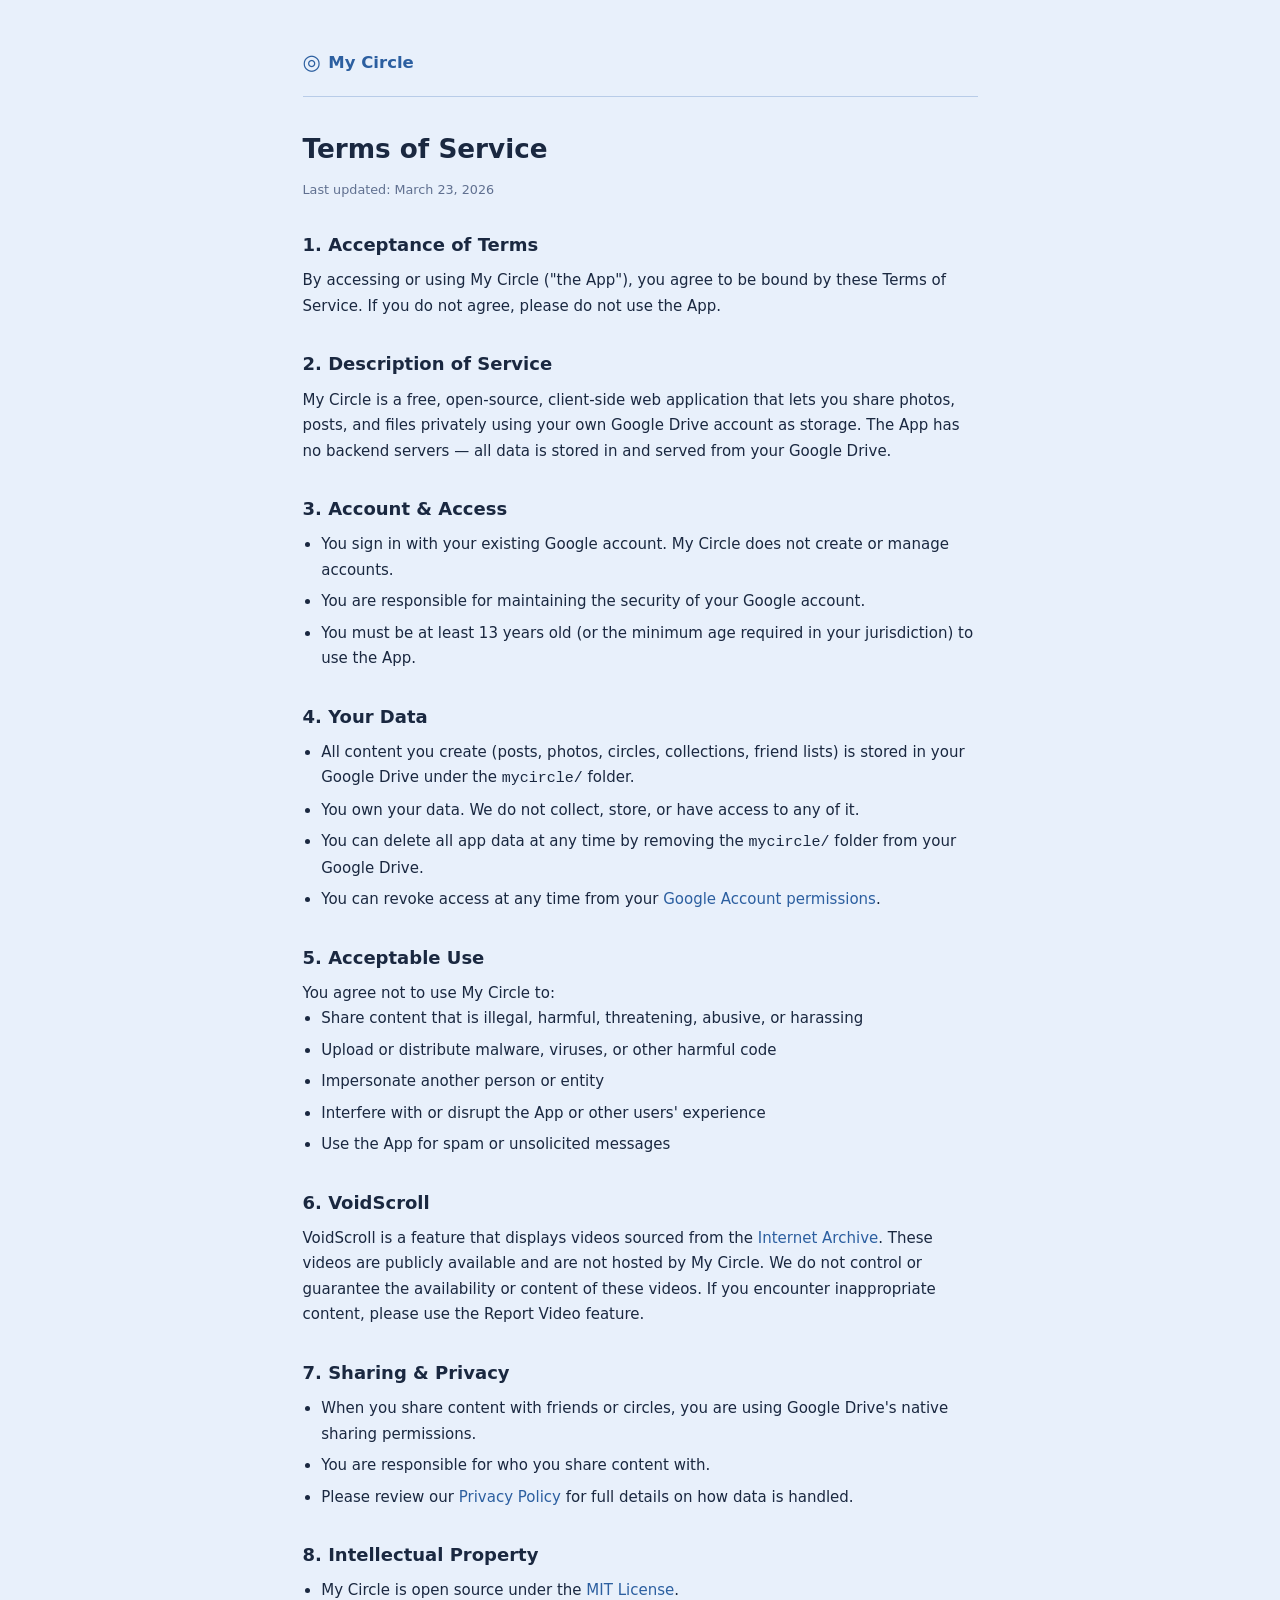
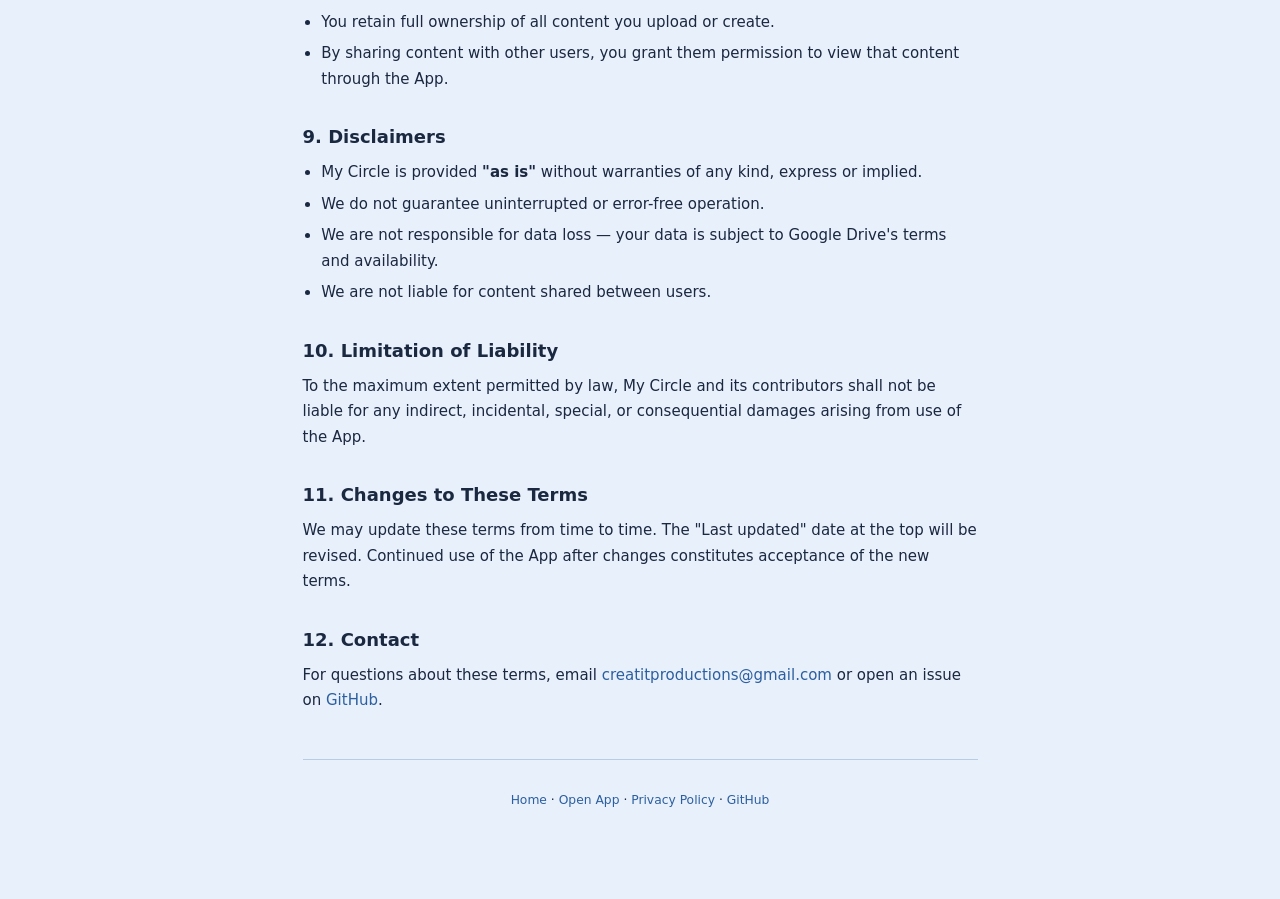
<file: terms.html>
<!DOCTYPE html>
<html lang="en" data-theme="soft" data-color="slate">
<head>
  <meta charset="UTF-8" />
  <meta name="viewport" content="width=device-width, initial-scale=1.0, viewport-fit=cover" />
  <title>Terms of Service — My Circle</title>
  <meta name="description" content="Terms of service for My Circle, a private photo and file sharing app powered by Google Drive." />
  <meta name="referrer" content="strict-origin-when-cross-origin" />
  <meta http-equiv="Permissions-Policy" content="camera=(), microphone=(), geolocation=()" />
  <meta http-equiv="Content-Security-Policy"
    content="default-src 'self';
             script-src 'self';
             style-src  'self' https://fonts.googleapis.com 'unsafe-inline';
             font-src   'self' https://fonts.gstatic.com;
             img-src    'self' data:;">
  <link rel="icon" href="data:image/svg+xml,<svg xmlns='http://www.w3.org/2000/svg' viewBox='0 0 100 100'><text y='.9em' font-size='90'>◎</text></svg>" />
  <link rel="preconnect" href="https://fonts.googleapis.com" />
  <link rel="preconnect" href="https://fonts.gstatic.com" crossorigin />
  <link href="https://fonts.googleapis.com/css2?family=Inter:wght@400;500;600;700&display=swap" rel="stylesheet" />
  <link rel="stylesheet" href="css/styles.css" />
  <style>
    body { background: var(--bg); color: var(--text); }
    .terms { max-width: 720px; margin: 0 auto; padding: 2rem 1.5rem 4rem; }
    .terms-nav {
      display: flex; align-items: center; gap: .5rem;
      padding: 1.25rem 0; margin-bottom: 1rem;
      border-bottom: 1px solid var(--border);
    }
    .terms-nav a { font-weight: 700; font-size: 1.1rem; text-decoration: none; color: var(--text); display: flex; align-items: center; gap: .5rem; }
    .terms-nav .brand-mark { font-size: 1.4rem; }
    .terms h1 { font-size: 1.75rem; margin: 2rem 0 .5rem; }
    .terms h2 { font-size: 1.2rem; margin: 2rem 0 .5rem; }
    .terms p, .terms li { line-height: 1.7; color: var(--text); }
    .terms ul { padding-left: 1.25rem; }
    .terms li { margin-bottom: .4rem; }
    .terms .updated { color: var(--muted); font-size: .85rem; margin-bottom: 2rem; }
    .terms a { color: var(--accent); text-decoration: none; }
    .terms a:hover { text-decoration: underline; }
    .terms-footer { text-align: center; padding: 2rem 0; font-size: .82rem; color: var(--muted); border-top: 1px solid var(--border); margin-top: 3rem; }
  </style>
</head>
<body>
  <div class="terms">
    <nav class="terms-nav">
      <a href="landing.html"><span class="brand-mark">◎</span> My Circle</a>
    </nav>

    <h1>Terms of Service</h1>
    <p class="updated">Last updated: March 23, 2026</p>

    <h2>1. Acceptance of Terms</h2>
    <p>By accessing or using My Circle ("the App"), you agree to be bound by these Terms of Service. If you do not agree, please do not use the App.</p>

    <h2>2. Description of Service</h2>
    <p>My Circle is a free, open-source, client-side web application that lets you share photos, posts, and files privately using your own Google Drive account as storage. The App has no backend servers — all data is stored in and served from your Google Drive.</p>

    <h2>3. Account &amp; Access</h2>
    <ul>
      <li>You sign in with your existing Google account. My Circle does not create or manage accounts.</li>
      <li>You are responsible for maintaining the security of your Google account.</li>
      <li>You must be at least 13 years old (or the minimum age required in your jurisdiction) to use the App.</li>
    </ul>

    <h2>4. Your Data</h2>
    <ul>
      <li>All content you create (posts, photos, circles, collections, friend lists) is stored in your Google Drive under the <code>mycircle/</code> folder.</li>
      <li>You own your data. We do not collect, store, or have access to any of it.</li>
      <li>You can delete all app data at any time by removing the <code>mycircle/</code> folder from your Google Drive.</li>
      <li>You can revoke access at any time from your <a href="https://myaccount.google.com/permissions" target="_blank" rel="noopener">Google Account permissions</a>.</li>
    </ul>

    <h2>5. Acceptable Use</h2>
    <p>You agree not to use My Circle to:</p>
    <ul>
      <li>Share content that is illegal, harmful, threatening, abusive, or harassing</li>
      <li>Upload or distribute malware, viruses, or other harmful code</li>
      <li>Impersonate another person or entity</li>
      <li>Interfere with or disrupt the App or other users' experience</li>
      <li>Use the App for spam or unsolicited messages</li>
    </ul>

    <h2>6. VoidScroll</h2>
    <p>VoidScroll is a feature that displays videos sourced from the <a href="https://archive.org" target="_blank" rel="noopener">Internet Archive</a>. These videos are publicly available and are not hosted by My Circle. We do not control or guarantee the availability or content of these videos. If you encounter inappropriate content, please use the Report Video feature.</p>

    <h2>7. Sharing &amp; Privacy</h2>
    <ul>
      <li>When you share content with friends or circles, you are using Google Drive's native sharing permissions.</li>
      <li>You are responsible for who you share content with.</li>
      <li>Please review our <a href="privacy.html">Privacy Policy</a> for full details on how data is handled.</li>
    </ul>

    <h2>8. Intellectual Property</h2>
    <ul>
      <li>My Circle is open source under the <a href="https://opensource.org/licenses/MIT" target="_blank" rel="noopener">MIT License</a>.</li>
      <li>You retain full ownership of all content you upload or create.</li>
      <li>By sharing content with other users, you grant them permission to view that content through the App.</li>
    </ul>

    <h2>9. Disclaimers</h2>
    <ul>
      <li>My Circle is provided <strong>"as is"</strong> without warranties of any kind, express or implied.</li>
      <li>We do not guarantee uninterrupted or error-free operation.</li>
      <li>We are not responsible for data loss — your data is subject to Google Drive's terms and availability.</li>
      <li>We are not liable for content shared between users.</li>
    </ul>

    <h2>10. Limitation of Liability</h2>
    <p>To the maximum extent permitted by law, My Circle and its contributors shall not be liable for any indirect, incidental, special, or consequential damages arising from use of the App.</p>

    <h2>11. Changes to These Terms</h2>
    <p>We may update these terms from time to time. The "Last updated" date at the top will be revised. Continued use of the App after changes constitutes acceptance of the new terms.</p>

    <h2>12. Contact</h2>
    <p>For questions about these terms, email <a href="mailto:creatitproductions@gmail.com">creatitproductions@gmail.com</a> or open an issue on <a href="https://github.com/phil08533/TimeLine/issues" target="_blank" rel="noopener">GitHub</a>.</p>

    <div class="terms-footer">
      <p>
        <a href="landing.html">Home</a> ·
        <a href="index.html">Open App</a> ·
        <a href="privacy.html">Privacy Policy</a> ·
        <a href="https://github.com/phil08533/TimeLine" target="_blank" rel="noopener">GitHub</a>
      </p>
    </div>
  </div>
</body>
</html>
</file>
<file: css/styles.css>
/* ============================================================
   My Circle — styles.css
   Theme system: [data-theme] × [data-color] on <html>
   Visual themes: minimal | brutalist | soft | editorial | glass
   Color themes:  paper | midnight | forest | coral | slate
                  ocean | lavender | ember | sand | rose
                  arctic | bronze | plum | neon | sage
                  charcoal | honey | dusk | mint | wine
   ============================================================ */

/* ── Reset ── */
*, *::before, *::after { box-sizing: border-box; margin: 0; padding: 0; }
img, video { max-width: 100%; display: block; }
button { cursor: pointer; font-family: inherit; }
a { color: inherit; text-decoration: none; }
[hidden] { display: none !important; }

/* ── Base color variables (paper default) ── */
:root {
  --bg:       #f8f8f5;
  --surface:  #ffffff;
  --border:   #d4d4cc;
  --text:     #1a1a18;
  --muted:    #767672;
  --accent:   #1a1a18;
  --accent-fg:#ffffff;
  --danger:   #c0392b;
  --radius:   6px;
  --shadow:   0 1px 4px rgba(0,0,0,.08);
}

[data-color="midnight"] {
  --bg:       #0f0f0f;
  --surface:  #1c1c1c;
  --border:   #333333;
  --text:     #e8e8e2;
  --muted:    #888882;
  --accent:   #e8e8e2;
  --accent-fg:#0f0f0f;
}

[data-color="forest"] {
  --bg:       #111e11;
  --surface:  #1a2e1a;
  --border:   #2e4a2e;
  --text:     #c8e6c8;
  --muted:    #7aaa7a;
  --accent:   #a8d5a2;
  --accent-fg:#111e11;
}

[data-color="coral"] {
  --bg:       #fff5f2;
  --surface:  #ffffff;
  --border:   #f5c6bc;
  --text:     #2d1010;
  --muted:    #a0706a;
  --accent:   #c0392b;
  --accent-fg:#ffffff;
}

[data-color="slate"] {
  --bg:       #e8f0fb;
  --surface:  #f4f8ff;
  --border:   #b8cce8;
  --text:     #1a2840;
  --muted:    #607090;
  --accent:   #2c5fa0;
  --accent-fg:#ffffff;
}

[data-color="ocean"] {
  --bg:       #0a1628;
  --surface:  #0f1f3a;
  --border:   #1e3a5f;
  --text:     #c8ddf0;
  --muted:    #6a8eb8;
  --accent:   #3b9eff;
  --accent-fg:#ffffff;
}

[data-color="lavender"] {
  --bg:       #f3eef8;
  --surface:  #faf7ff;
  --border:   #d4c4e8;
  --text:     #2a1f3d;
  --muted:    #8070a0;
  --accent:   #7c4dbd;
  --accent-fg:#ffffff;
}

[data-color="ember"] {
  --bg:       #1a0e08;
  --surface:  #2a1810;
  --border:   #4a2e1e;
  --text:     #f0d0b8;
  --muted:    #b07850;
  --accent:   #e8652a;
  --accent-fg:#ffffff;
}

[data-color="sand"] {
  --bg:       #f5f0e6;
  --surface:  #faf8f2;
  --border:   #d8ceb8;
  --text:     #3a3428;
  --muted:    #908060;
  --accent:   #a08040;
  --accent-fg:#ffffff;
}

[data-color="rose"] {
  --bg:       #fdf0f3;
  --surface:  #fff7f9;
  --border:   #f0c0cc;
  --text:     #3a1520;
  --muted:    #b06878;
  --accent:   #d44060;
  --accent-fg:#ffffff;
}

[data-color="arctic"] {
  --bg:       #eaf6f8;
  --surface:  #f2fbfc;
  --border:   #b0dce4;
  --text:     #14363e;
  --muted:    #508890;
  --accent:   #1a9aaa;
  --accent-fg:#ffffff;
}

[data-color="bronze"] {
  --bg:       #181210;
  --surface:  #262018;
  --border:   #4a3a28;
  --text:     #e0d0b8;
  --muted:    #a09070;
  --accent:   #c89a50;
  --accent-fg:#1a1410;
}

[data-color="plum"] {
  --bg:       #1a0e20;
  --surface:  #281830;
  --border:   #4a2860;
  --text:     #e0c8f0;
  --muted:    #9870b8;
  --accent:   #c06ee8;
  --accent-fg:#ffffff;
}

[data-color="neon"] {
  --bg:       #0a0a0f;
  --surface:  #12121a;
  --border:   #2a2a3a;
  --text:     #e0e0f0;
  --muted:    #7878a0;
  --accent:   #00e8a0;
  --accent-fg:#0a0a0f;
}

[data-color="sage"] {
  --bg:       #eef2ec;
  --surface:  #f6f8f4;
  --border:   #c4d0be;
  --text:     #1e2a1a;
  --muted:    #6a8060;
  --accent:   #4a8040;
  --accent-fg:#ffffff;
}

[data-color="charcoal"] {
  --bg:       #1e1e22;
  --surface:  #2a2a30;
  --border:   #404048;
  --text:     #d0d0d4;
  --muted:    #88888e;
  --accent:   #a0a0a8;
  --accent-fg:#1e1e22;
}

[data-color="honey"] {
  --bg:       #fdf8ee;
  --surface:  #fffcf5;
  --border:   #e8d8b0;
  --text:     #3a3018;
  --muted:    #a09060;
  --accent:   #d4a020;
  --accent-fg:#ffffff;
}

[data-color="dusk"] {
  --bg:       #181620;
  --surface:  #201e2a;
  --border:   #383450;
  --text:     #d4d0e8;
  --muted:    #8880a8;
  --accent:   #8070d0;
  --accent-fg:#ffffff;
}

[data-color="mint"] {
  --bg:       #eef8f4;
  --surface:  #f4fcf8;
  --border:   #b0dcc8;
  --text:     #142a22;
  --muted:    #508868;
  --accent:   #20a870;
  --accent-fg:#ffffff;
}

[data-color="wine"] {
  --bg:       #1e0e14;
  --surface:  #2a1820;
  --border:   #4a2838;
  --text:     #f0c8d8;
  --muted:    #a86880;
  --accent:   #c83060;
  --accent-fg:#ffffff;
}

/* ── Visual: minimal (default) ── */
[data-theme="minimal"] {
  --font-body:    'Inter', system-ui, sans-serif;
  --font-display: 'Inter', system-ui, sans-serif;
  --font-mono:    'JetBrains Mono', monospace;
  --font-sz:      15px;
  --line-h:       1.6;
  --card-radius:  var(--radius);
  --topbar-h:     52px;
  --bw:           1px;
}

/* ── Visual: brutalist ── */
[data-theme="brutalist"] {
  --font-body:    'JetBrains Mono', monospace;
  --font-display: 'JetBrains Mono', monospace;
  --font-mono:    'JetBrains Mono', monospace;
  --font-sz:      14px;
  --line-h:       1.5;
  --card-radius:  0px;
  --topbar-h:     48px;
  --bw:           2px;
}
[data-theme="brutalist"] .card,
[data-theme="brutalist"] .input,
[data-theme="brutalist"] .btn,
[data-theme="brutalist"] .topbar { border-width: 2px; }
[data-theme="brutalist"] .btn,
[data-theme="brutalist"] .input { border-radius: 0; }
[data-theme="brutalist"] h2 { text-transform: uppercase; letter-spacing: .05em; }

/* ── Visual: soft ── */
[data-theme="soft"] {
  --font-body:    'Inter', system-ui, sans-serif;
  --font-display: 'Inter', system-ui, sans-serif;
  --font-mono:    'JetBrains Mono', monospace;
  --font-sz:      15px;
  --line-h:       1.7;
  --card-radius:  14px;
  --topbar-h:     56px;
  --bw:           1px;
  --shadow:       0 2px 14px rgba(0,0,0,.06);
}
[data-theme="soft"] .card { box-shadow: var(--shadow); border-color: transparent; }
[data-theme="soft"] .btn-primary { border-radius: 20px; }
[data-theme="soft"] .btn-ghost { border-radius: 20px; }

/* ── Visual: editorial ── */
[data-theme="editorial"] {
  --font-body:    'Inter', system-ui, sans-serif;
  --font-display: 'Playfair Display', Georgia, serif;
  --font-mono:    'JetBrains Mono', monospace;
  --font-sz:      15px;
  --line-h:       1.65;
  --card-radius:  2px;
  --topbar-h:     54px;
  --bw:           1px;
}
[data-theme="editorial"] h2,
[data-theme="editorial"] h3 { font-family: var(--font-display); }
[data-theme="editorial"] .brand-name-sm,
[data-theme="editorial"] .brand-name { font-family: var(--font-display); font-style: italic; }
[data-theme="editorial"] .topbar { border-bottom: 3px double var(--border); }

/* ── Visual: glass ── */
[data-theme="glass"] {
  --font-body:    'Inter', system-ui, sans-serif;
  --font-display: 'Inter', system-ui, sans-serif;
  --font-mono:    'JetBrains Mono', monospace;
  --font-sz:      15px;
  --line-h:       1.65;
  --card-radius:  16px;
  --topbar-h:     54px;
  --bw:           1px;
  --shadow:       0 4px 24px rgba(0,0,0,.08);
  --glass-blur:   12px;
  --glass-bg:     rgba(255,255,255,.45);
  --glass-border: rgba(255,255,255,.25);
}
[data-theme="glass"] .card,
[data-theme="glass"] .section-block {
  background: var(--glass-bg);
  backdrop-filter: blur(var(--glass-blur));
  -webkit-backdrop-filter: blur(var(--glass-blur));
  border: 1px solid var(--glass-border);
  box-shadow: var(--shadow);
}
[data-theme="glass"] .topbar {
  background: var(--glass-bg);
  backdrop-filter: blur(var(--glass-blur));
  -webkit-backdrop-filter: blur(var(--glass-blur));
  border-bottom: 1px solid var(--glass-border);
}
[data-theme="glass"] .btn-primary {
  border-radius: 20px;
  backdrop-filter: blur(4px);
}
[data-theme="glass"] .btn-ghost {
  border-radius: 20px;
  background: var(--glass-bg);
  backdrop-filter: blur(4px);
}
[data-theme="glass"] .input {
  background: var(--glass-bg);
  backdrop-filter: blur(4px);
  border-color: var(--glass-border);
}
[data-theme="glass"] .modal-box {
  background: var(--glass-bg);
  backdrop-filter: blur(20px);
  -webkit-backdrop-filter: blur(20px);
  border: 1px solid var(--glass-border);
}
[data-theme="glass"] .bottomnav {
  background: var(--glass-bg);
  backdrop-filter: blur(var(--glass-blur));
  -webkit-backdrop-filter: blur(var(--glass-blur));
  border-top: 1px solid var(--glass-border);
}
/* Glass adapts to dark color themes */
[data-theme="glass"][data-color="midnight"],
[data-theme="glass"][data-color="ocean"],
[data-theme="glass"][data-color="ember"],
[data-theme="glass"][data-color="bronze"],
[data-theme="glass"][data-color="plum"],
[data-theme="glass"][data-color="neon"],
[data-theme="glass"][data-color="charcoal"],
[data-theme="glass"][data-color="dusk"],
[data-theme="glass"][data-color="wine"] {
  --glass-bg:     rgba(0,0,0,.35);
  --glass-border: rgba(255,255,255,.1);
}

/* ── Base ── */
html {
  font-family: var(--font-body, 'Inter', sans-serif);
  font-size: var(--font-sz, 15px);
  line-height: var(--line-h, 1.6);
  color: var(--text);
  background: var(--bg);
  transition: background .25s, color .25s;
}
body { min-height: 100vh; }

/* ── Screens ── */
.screen { display: none; }
.screen.active { display: block; }

/* ── Auth landing page ── */
#auth-screen { background: var(--bg); }

/* Sticky nav */
.auth-nav {
  position: sticky; top: 0; z-index: 50;
  display: flex; align-items: center; justify-content: space-between;
  padding: .75rem 1.25rem;
  background: var(--surface);
  border-bottom: 1px solid var(--border);
}
.auth-nav-brand { font-weight: 700; font-size: 1rem; letter-spacing: -.01em; }
.auth-nav-actions { display: flex; gap: .5rem; align-items: center; }
.auth-signin-btn { display: flex; align-items: center; gap: .35rem; }

/* Hero */
.auth-hero { padding: 3rem 1.25rem 2.5rem; }
.auth-hero-inner {
  max-width: 1000px; margin: 0 auto;
  display: grid; grid-template-columns: 1fr 1fr; gap: 3rem; align-items: center;
}
.auth-hero-brand { display: flex; align-items: center; gap: .5rem; margin-bottom: .75rem; }
.auth-hero-mark { font-size: 2.5rem; line-height: 1; }
.auth-hero-name { font-size: 2.4rem; font-weight: 800; letter-spacing: -.03em; }
.auth-hero-tagline {
  font-size: 1.35rem; font-weight: 600; line-height: 1.35;
  margin-bottom: 1rem; color: var(--text);
}
.auth-hero-sub { color: var(--muted); font-size: .95rem; line-height: 1.6; margin-bottom: 1.5rem; }
.auth-hero-sub strong { color: var(--text); }
.auth-hero-cta { margin-bottom: 1.25rem; display: flex; flex-direction: column; gap: .5rem; align-items: flex-start; }
.auth-hero-signin { display: flex; align-items: center; gap: .5rem; }
.auth-hero-note { font-size: .8rem; color: var(--muted); margin: 0; }
.trust-pills { display: flex; flex-wrap: wrap; gap: .4rem; }
.trust-pill {
  font-size: .78rem; padding: .25rem .6rem;
  background: var(--surface); border: 1px solid var(--border);
  border-radius: 999px; color: var(--muted); white-space: nowrap;
}

/* Mock phone preview */
.auth-hero-preview { display: flex; justify-content: center; }
.mock-phone {
  width: 260px;
  background: var(--surface);
  border: 1.5px solid var(--border);
  border-radius: 20px;
  overflow: hidden;
  box-shadow: 0 12px 40px rgba(0,0,0,.12), 0 2px 8px rgba(0,0,0,.06);
  font-size: .72rem;
}
.mock-topbar {
  display: flex; align-items: center; justify-content: space-between;
  padding: .55rem .7rem;
  background: var(--surface);
  border-bottom: 1px solid var(--border);
  font-size: .7rem;
}
.mock-brand { font-weight: 700; font-size: .75rem; }
.mock-nav-dots { display: flex; gap: .4rem; color: var(--muted); }
.mock-nav-dots span:first-child { color: var(--accent); font-weight: 600; }
.mock-stories {
  display: flex; gap: .5rem; padding: .5rem .6rem;
  overflow-x: hidden; border-bottom: 1px solid var(--border);
}
.mock-story-item { display: flex; flex-direction: column; align-items: center; gap: .2rem; }
.mock-story-ring {
  width: 38px; height: 38px; border-radius: 50%;
  background: linear-gradient(135deg, var(--sc, #2dd4bf), var(--sc, #3b82f6));
  display: flex; align-items: center; justify-content: center;
  color: #fff; font-weight: 700; font-size: .85rem;
  padding: 2.5px;
}
.mock-story-ring--add {
  background: none;
  border: 2px dashed var(--border);
  color: var(--muted); font-size: 1rem; font-weight: 400;
}
.mock-story-label { font-size: .6rem; color: var(--muted); max-width: 42px; text-align: center; overflow: hidden; text-overflow: ellipsis; white-space: nowrap; }
.mock-post { padding: .55rem .65rem; border-bottom: 1px solid var(--border); }
.mock-post-header { display: flex; align-items: center; gap: .4rem; margin-bottom: .4rem; }
.mock-avatar {
  width: 22px; height: 22px; border-radius: 50%;
  display: flex; align-items: center; justify-content: center;
  font-size: .65rem; font-weight: 700; color: #fff; flex-shrink: 0;
}
.mock-post-meta { flex: 1; display: flex; flex-direction: column; gap: 2px; }
.mock-skel { height: 6px; background: var(--border); border-radius: 999px; }
.mock-skel--name { width: 60%; }
.mock-skel--time { width: 35%; opacity: .6; }
.mock-post-img {
  height: 120px; border-radius: 8px; margin-bottom: .4rem;
  display: flex; align-items: center; justify-content: center;
  background: var(--bg);
}
.mock-post-img-label { font-size: .7rem; color: var(--muted); }
.mock-shimmer {
  background: linear-gradient(90deg, var(--border) 25%, color-mix(in srgb, var(--border) 60%, var(--surface)) 50%, var(--border) 75%);
  background-size: 200% 100%;
  animation: shimmer 1.8s infinite;
}
@keyframes shimmer { 0% { background-position: 200% 0; } 100% { background-position: -200% 0; } }
.mock-post-actions { display: flex; gap: .5rem; color: var(--muted); font-size: .65rem; align-items: center; flex-wrap: wrap; }
.mock-react { white-space: nowrap; }
.mock-comment { margin-left: auto; }

/* Feature tiles */
.auth-features { background: var(--surface); border-top: 1px solid var(--border); border-bottom: 1px solid var(--border); padding: 2.5rem 1.25rem; }
.auth-features-inner {
  max-width: 1000px; margin: 0 auto;
  display: grid; grid-template-columns: repeat(5, 1fr); gap: 1rem;
}
.auth-feature-tile {
  padding: 1.25rem 1rem;
  background: var(--bg);
  border: 1px solid var(--border);
  border-radius: 12px;
  text-align: center;
}
.af-icon { font-size: 1.75rem; display: block; margin-bottom: .5rem; }
.af-title { font-size: .875rem; font-weight: 700; margin-bottom: .4rem; }
.af-desc { font-size: .78rem; color: var(--muted); line-height: 1.5; }

/* How it works */
.auth-how { padding: 3rem 1.25rem; text-align: center; max-width: 800px; margin: 0 auto; }
.auth-section-title { font-size: 1.5rem; font-weight: 700; margin-bottom: 2rem; }
.auth-steps { display: flex; align-items: flex-start; justify-content: center; gap: .5rem; flex-wrap: wrap; }
.auth-step {
  flex: 1; min-width: 160px; max-width: 220px;
  background: var(--surface); border: 1px solid var(--border);
  border-radius: 12px; padding: 1.25rem 1rem; text-align: center;
  position: relative;
}
.auth-step-num {
  position: absolute; top: -.75rem; left: 50%; transform: translateX(-50%);
  background: var(--accent); color: var(--accent-fg);
  width: 24px; height: 24px; border-radius: 50%;
  display: flex; align-items: center; justify-content: center;
  font-size: .75rem; font-weight: 700;
}
.auth-step-icon { font-size: 2rem; margin: .25rem 0 .6rem; display: block; }
.auth-step h3 { font-size: .875rem; font-weight: 600; margin-bottom: .4rem; }
.auth-step p { font-size: .78rem; color: var(--muted); line-height: 1.5; margin: 0; }
.auth-step-arrow { font-size: 1.5rem; color: var(--muted); margin-top: 2rem; flex-shrink: 0; }

/* Compare table */
.auth-why { padding: 3rem 1.25rem; background: var(--surface); border-top: 1px solid var(--border); border-bottom: 1px solid var(--border); text-align: center; }
.auth-why .auth-section-title { margin-bottom: 1.5rem; }
.auth-compare { display: flex; justify-content: center; }
.auth-compare-table { width: 100%; max-width: 600px; border: 1px solid var(--border); border-radius: 12px; overflow: hidden; font-size: .875rem; }
.act-head, .act-row { display: grid; grid-template-columns: 1fr 1fr 1fr; }
.act-head {
  background: var(--bg); font-weight: 600; font-size: .8rem;
  border-bottom: 2px solid var(--border);
}
.act-head > div, .act-row > div { padding: .6rem .75rem; }
.act-col-them { color: var(--muted); }
.act-col-us { color: var(--accent); }
.act-row { border-bottom: 1px solid var(--border); }
.act-row:last-child { border-bottom: none; }
.act-feature { color: var(--muted); font-size: .8rem; }
.act-them { color: var(--muted); }
.act-us { color: var(--accent); font-weight: 500; }
.act-row:nth-child(even) { background: var(--bg); }

/* Final CTA section */
.auth-final-cta { padding: 3rem 1.25rem; text-align: center; }
.auth-final-signin { display: inline-flex; align-items: center; gap: .5rem; }

/* Setup + footer */
.auth-setup-wrap { max-width: 480px; margin: 0 auto; padding: 0 1.25rem 2rem; }
.auth-footer-note { text-align: center; font-size: .78rem; color: var(--muted); margin-top: 1rem; }
.auth-footer-note .link { color: var(--muted); text-decoration: underline; }

/* Legacy compat */
.brand { display: flex; flex-direction: column; align-items: center; gap: .5rem; }
.brand-mark { font-size: 3.5rem; line-height: 1; }
.brand-name { font-size: 2.25rem; font-weight: 700; font-family: var(--font-display, inherit); }
.brand-tagline { color: var(--muted); font-size: .95rem; }
.auth-note { font-size: .8rem; color: var(--muted); }
.btn-lg { padding: .8rem 2rem; font-size: 1rem; }

/* Responsive auth layout */
@media (max-width: 720px) {
  .auth-hero-inner { grid-template-columns: 1fr; gap: 2rem; }
  .auth-hero-preview { order: -1; }
  .auth-hero { padding: 2rem 1rem 1.5rem; }
  .auth-hero-name { font-size: 1.8rem; }
  .auth-hero-tagline { font-size: 1.1rem; }
  .auth-features-inner { grid-template-columns: repeat(2, 1fr); }
  .auth-feature-tile:last-child { grid-column: 1 / -1; }
  .auth-steps { flex-direction: column; align-items: center; }
  .auth-step-arrow { transform: rotate(90deg); margin: 0; }
  .auth-compare-table { font-size: .78rem; }
}
@media (max-width: 440px) {
  .auth-features-inner { grid-template-columns: 1fr; }
  .auth-feature-tile:last-child { grid-column: auto; }
  .mock-phone { width: 220px; }
}

/* ── Demo banner ── */
.demo-banner {
  background: var(--border);
  color: var(--muted);
  font-size: .8rem;
  text-align: center;
  padding: .5rem 1rem;
}

/* ── Offline banner ── */
.offline-banner {
  background: #7c4a00;
  color: #fff;
  font-size: .8rem;
  font-weight: 500;
  text-align: center;
  padding: .5rem 1rem;
  position: sticky;
  top: 0;
  z-index: 400;
}

/* ── Auth setup panel ── */
.auth-setup {
  width: 100%;
  border: 1px solid var(--border);
  border-radius: var(--radius, 8px);
  font-size: .875rem;
}
.auth-setup-toggle {
  padding: .6rem .85rem;
  cursor: pointer;
  color: var(--muted);
  list-style: none;
  user-select: none;
}
.auth-setup-toggle::-webkit-details-marker { display: none; }
.auth-setup-toggle::before { content: '▸ '; font-size: .75rem; }
details[open] .auth-setup-toggle::before { content: '▾ '; }
.auth-setup-body {
  padding: .85rem;
  border-top: 1px solid var(--border);
  text-align: left;
  display: flex;
  flex-direction: column;
  gap: .65rem;
}
.auth-setup-body p { color: var(--muted); margin: 0; }
.setup-steps {
  margin: 0;
  padding-left: 1.4rem;
  color: var(--muted);
  display: flex;
  flex-direction: column;
  gap: .3rem;
}
.setup-steps li { line-height: 1.5; }
.setup-input-row { display: flex; gap: .5rem; }
.setup-input-row .input { flex: 1; font-size: .8rem; font-family: var(--font-mono, monospace); }

/* ── Topbar ── */
.topbar {
  position: sticky;
  top: 0;
  z-index: 100;
  height: var(--topbar-h, 52px);
  background: var(--surface);
  border-bottom: 1px solid var(--border);
  display: flex;
  align-items: center;
  padding: 0 1.25rem;
  gap: 1rem;
}
.topbar-brand { display: flex; align-items: center; gap: .4rem; font-weight: 700; }
.brand-mark-sm { font-size: 1.1rem; }
.brand-name-sm { font-size: 1rem; font-family: var(--font-display, inherit); }
.topbar-nav { display: flex; gap: .15rem; flex: 1; }
.nav-link { padding: .35rem .65rem; border-radius: var(--radius); font-size: .85rem; color: var(--muted); transition: color .15s, background .15s; }
.nav-link:hover { color: var(--text); background: var(--bg); }
.nav-link.active { color: var(--text); font-weight: 600; }
.topbar-right { margin-left: auto; display: flex; align-items: center; gap: .25rem; position: relative; }
.nav-avatar {
  width: 30px; height: 30px;
  border-radius: 50%;
  background: var(--border);
  display: flex; align-items: center; justify-content: center;
  font-size: .75rem; font-weight: 700;
  overflow: hidden;
  transition: opacity .15s;
}
.nav-avatar:hover { opacity: .8; }
.nav-avatar img { width: 100%; height: 100%; object-fit: cover; }

/* ── Main ── */
#main { max-width: 960px; margin: 0 auto; padding: 2rem 1.25rem; }

/* ── Pages ── */
.page { animation: page-in .15s ease; }
@keyframes page-in { from { opacity:0; } to { opacity:1; } }

.page-header { display: flex; align-items: center; gap: .75rem; margin-bottom: 1.5rem; }
.page-header h2 { font-size: 1.35rem; font-weight: 700; flex: 1; font-family: var(--font-display, inherit); }
.page-header-actions { display: flex; gap: .5rem; margin-left: auto; }

/* ── Section block ── */
.section-block { margin-top: 2rem; padding-top: 1.5rem; border-top: 1px solid var(--border); }
.section-block h3 { font-size: .8rem; font-weight: 700; text-transform: uppercase; letter-spacing: .07em; color: var(--muted); margin-bottom: .85rem; }

/* ── Cards ── */
.card {
  background: var(--surface);
  border: 1px solid var(--border);
  border-radius: var(--card-radius, var(--radius));
  overflow: hidden;
}
.card-body { padding: 1rem; }
.card-grid { display: grid; grid-template-columns: repeat(auto-fill, minmax(220px, 1fr)); gap: 1rem; }
.media-grid { display: grid; grid-template-columns: repeat(auto-fill, minmax(160px, 1fr)); gap: .6rem; }

/* ── Collection / circle cards ── */
.coll-card { cursor: pointer; transition: box-shadow .15s; }
.coll-card:hover { box-shadow: var(--shadow); }
.coll-thumb {
  aspect-ratio: 16/9;
  background: var(--bg);
  display: flex; align-items: center; justify-content: center;
  color: var(--border);
  font-size: 2rem;
  overflow: hidden;
}
.coll-thumb img { width: 100%; height: 100%; object-fit: cover; }
.coll-card .card-body { padding: .85rem 1rem; }
.coll-card h4 { font-size: .95rem; font-weight: 600; margin-bottom: .2rem; }
.card-meta { font-size: .78rem; color: var(--muted); display: flex; gap: .5rem; flex-wrap: wrap; }

/* ── Upload progress bar ── */
.upload-progress-wrap {
  display: flex; align-items: center; gap: .6rem;
  margin: .35rem 0;
}
.upload-progress-track {
  flex: 1; height: 6px;
  background: var(--border);
  border-radius: 99px; overflow: hidden;
}
.upload-progress-bar {
  height: 100%; width: 0%;
  background: var(--accent);
  border-radius: 99px;
  transition: width .2s ease;
}
.upload-progress-label { font-size: .78rem; color: var(--muted); min-width: 2.8rem; text-align: right; }

/* ── Post modal ── */
.post-dropzone {
  border: 2px dashed var(--border);
  border-radius: var(--radius);
  padding: 1.5rem 1rem;
  text-align: center;
  cursor: pointer;
  transition: border-color .15s, background .15s;
  user-select: none;
}
.post-dropzone:hover,
.post-dropzone:focus,
.post-dropzone.dropzone--over {
  border-color: var(--accent);
  background: color-mix(in srgb, var(--accent) 6%, transparent);
  outline: none;
}
.post-dropzone-inner { display: flex; flex-direction: column; align-items: center; gap: .35rem; }
.post-dropzone-icon  { font-size: 1.6rem; }
.post-dropzone-inner > span { font-size: .9rem; color: var(--muted); }
.link-text { color: var(--accent); cursor: pointer; }
.post-previews {
  display: grid;
  grid-template-columns: repeat(auto-fill, minmax(80px, 1fr));
  gap: .4rem;
  margin-top: -.2rem;
}
.post-preview-item {
  aspect-ratio: 1;
  border-radius: var(--radius);
  overflow: hidden;
  border: 1px solid var(--border);
}
.post-preview-item img { width: 100%; height: 100%; object-fit: cover; display: block; }

/* Audience picker */
.audience-options { display: flex; flex-direction: column; gap: .15rem; }
.audience-option {
  display: flex;
  align-items: flex-start;
  gap: .6rem;
  padding: .5rem .6rem;
  border-radius: var(--radius);
  cursor: pointer;
  border: 1px solid transparent;
  transition: background .1s, border-color .1s;
}
.audience-option:hover { background: var(--bg); }
.audience-option:has(input:checked) { background: var(--bg); border-color: var(--accent); }
.audience-option input { margin-top: .2rem; accent-color: var(--accent); flex-shrink: 0; }
.audience-label { font-weight: 600; font-size: .92rem; }

/* Inline checkbox label (e.g. "Save as album" option in post modal) */
.inline-check-label {
  display: flex; align-items: center; gap: .5rem;
  font-size: .9rem; cursor: pointer; user-select: none;
  padding: .35rem 0;
}
.inline-check-label input[type="checkbox"] { accent-color: var(--accent); flex-shrink: 0; }

/* Circle picker (shown when "Specific circles" is selected) */
.circle-picker {
  display: flex;
  flex-wrap: wrap;
  gap: .4rem;
  padding: .4rem .6rem .6rem 2rem;
}
.circle-check {
  display: inline-flex;
  align-items: center;
  gap: .35rem;
  font-size: .85rem;
  cursor: pointer;
  padding: .25rem .6rem;
  border-radius: 999px;
  border: 1px solid var(--border);
  background: var(--surface);
  user-select: none;
  transition: border-color .1s, background .1s;
}
.circle-check:hover { background: var(--bg); }
.circle-check:has(input:checked) { border-color: var(--accent); background: color-mix(in srgb, var(--accent) 10%, var(--surface)); }
.circle-check input { accent-color: var(--accent); }

/* ── Feed album cards ── */
#feed-list { display: flex; flex-direction: column; gap: 1.25rem; }
.feed-album-wrapper { display: flex; flex-direction: column; gap: .5rem; }
.feed-album-card {
  background: var(--surface);
  border: 1px solid var(--border);
  border-radius: var(--radius);
  overflow: hidden;
  transition: box-shadow .15s;
}
.feed-album-card:hover { box-shadow: var(--shadow); }
.feed-album-card--open { box-shadow: var(--shadow); }
.feed-album-cover {
  position: relative;
  aspect-ratio: 16/9;
  background: var(--bg);
  overflow: hidden;
}
.feed-album-cover img { width: 100%; height: 100%; object-fit: cover; display: block; }
.feed-album-count {
  position: absolute;
  bottom: .5rem; right: .6rem;
  background: rgba(0,0,0,.55);
  color: #fff;
  font-size: .75rem;
  font-weight: 600;
  padding: .2rem .5rem;
  border-radius: 999px;
}
.feed-album-meta { padding: .75rem 1rem; }
.feed-album-title { font-size: 1rem; font-weight: 600; margin-bottom: .2rem; }
.feed-album-byline { font-size: .82rem; color: var(--muted); display: flex; align-items: center; gap: .3rem; flex-wrap: wrap; }
.feed-album-sharer { font-weight: 600; color: var(--text); }
.feed-album-sharer--clickable { cursor: pointer; }
.feed-album-sharer--clickable:hover { text-decoration: underline; }
.feed-album-dot { opacity: .4; }
.feed-album-expand-hint { font-style: italic; opacity: .55; }
.feed-album-caption { font-size: .88rem; margin-top: .45rem; color: var(--text); line-height: 1.5; }
.feed-album-card--text .feed-album-meta { padding: 1rem; }
.feed-album-card--text .feed-album-caption { font-size: 1rem; margin-top: .3rem; }
.feed-album-grid {
  display: grid;
  grid-template-columns: repeat(auto-fill, minmax(140px, 1fr));
  gap: .5rem;
  padding: 0 .1rem;
}

/* ── Media items ── */
.media-item {
  aspect-ratio: 1;
  border-radius: var(--card-radius, var(--radius));
  overflow: hidden;
  background: var(--bg);
  border: 1px solid var(--border);
  cursor: pointer;
  position: relative;
}
.media-item img, .media-item video { width: 100%; height: 100%; object-fit: cover; transition: opacity .15s; }
.media-item:hover img, .media-item:hover video { opacity: .88; }
.media-overlay {
  position: absolute;
  inset: 0;
  background: linear-gradient(to top, rgba(0,0,0,.45) 0%, transparent 55%);
  opacity: 0;
  transition: opacity .2s;
  display: flex; align-items: flex-end; justify-content: space-between; padding: .5rem;
  color: #fff; font-size: .75rem;
}
.media-item:hover .media-overlay { opacity: 1; }
.media-time { opacity: .75; font-size: .7rem; }

/* ── Referenced media (from linked albums) ── */
.media-item--ref::after {
  content: '↗';
  position: absolute; top: .3rem; right: .3rem;
  background: rgba(0,0,0,.5); color: #fff;
  font-size: .65rem; width: 16px; height: 16px;
  border-radius: 50%;
  display: flex; align-items: center; justify-content: center;
  pointer-events: none;
}

/* ── My Data managed items (action buttons on hover) ── */
.media-item--managed { cursor: default; }
.media-item--managed img { cursor: pointer; }
.media-item-actions {
  position: absolute;
  bottom: 0; left: 0; right: 0;
  display: flex;
  justify-content: center;
  gap: .2rem;
  padding: .35rem .25rem;
  background: linear-gradient(to top, rgba(0,0,0,.65) 0%, transparent 100%);
  opacity: 0;
  transition: opacity .2s;
}
.media-item--managed:hover .media-item-actions,
.media-item--managed:focus-within .media-item-actions,
.media-item--managed.active .media-item-actions { opacity: 1; }
.mia-btn {
  border: none;
  background: rgba(255,255,255,.18);
  color: #fff;
  border-radius: 50%;
  width: 1.8rem; height: 1.8rem;
  display: flex; align-items: center; justify-content: center;
  font-size: .85rem;
  cursor: pointer;
  transition: background .15s;
  padding: 0;
  flex-shrink: 0;
}
.mia-btn:hover { background: rgba(255,255,255,.35); }
.mia-btn:disabled { opacity: .45; cursor: not-allowed; }
.mia-del:hover { background: rgba(220,38,38,.5); }

/* ── Hidden filter pill ── */
.filter-pill--locked { font-size: .78rem; }
.filter-pill--locked.active { background: #6b21a8; border-color: #7c3aed; color: #fff; }

/* ── Buttons ── */
.btn {
  display: inline-flex; align-items: center; gap: .4rem;
  padding: .45rem 1rem;
  border-radius: var(--radius);
  font-size: .875rem; font-weight: 500;
  border: 1px solid transparent;
  transition: background .15s, color .15s, opacity .15s;
  white-space: nowrap;
}
.btn-primary { background: var(--accent); color: var(--accent-fg); border-color: var(--accent); }
.btn-primary:hover { opacity: .82; }
.btn-ghost { background: transparent; color: var(--text); border-color: var(--border); }
.btn-ghost:hover { background: var(--bg); }
.btn-sm { padding: .28rem .7rem; font-size: .8rem; }
.danger-btn { color: var(--danger) !important; border-color: transparent !important; }
.danger-btn:hover { background: rgba(192,57,43,.08) !important; }

/* ── Inputs ── */
.input {
  width: 100%;
  padding: .5rem .75rem;
  border: 1px solid var(--border);
  border-radius: var(--radius);
  background: var(--surface);
  color: var(--text);
  font-size: .875rem;
  outline: none;
  transition: border-color .15s;
}
.input:focus { border-color: var(--accent); }
textarea.input { resize: vertical; min-height: 80px; }
.input-row { display: flex; gap: .5rem; }
.input-row .input { flex: 1; }
.select-sm {
  padding: .3rem .6rem;
  border: 1px solid var(--border);
  border-radius: var(--radius);
  background: var(--surface);
  color: var(--text);
  font-size: .82rem; cursor: pointer;
}

/* ── Form ── */
.form-block { display: flex; flex-direction: column; gap: 1rem; max-width: 500px; margin-bottom: 1.5rem; }
.form-field { display: flex; flex-direction: column; gap: .3rem; }
.form-field label { font-size: .8rem; font-weight: 500; color: var(--muted); }
.form-actions { display: flex; gap: .5rem; }

/* ── Profile ── */
.profile-card {
  display: flex; align-items: flex-start; gap: 1.5rem;
  padding: 1.5rem;
  background: var(--surface);
  border: 1px solid var(--border);
  border-radius: var(--card-radius, var(--radius));
  margin-bottom: 1.5rem;
}
.avatar-xl {
  width: 72px; height: 72px;
  border-radius: 50%;
  background: var(--border);
  display: flex; align-items: center; justify-content: center;
  font-size: 1.4rem; font-weight: 700;
  flex-shrink: 0; overflow: hidden;
}
.avatar-xl img { width: 100%; height: 100%; object-fit: cover; }
.profile-info { flex: 1; }
.profile-info h3 { font-size: 1.2rem; font-weight: 700; }

/* ── Members strip ── */
.members-strip { display: flex; flex-wrap: wrap; gap: .5rem; margin-bottom: 1.25rem; }
.member-chip {
  display: flex; align-items: center; gap: .35rem;
  padding: .25rem .65rem;
  background: var(--surface);
  border: 1px solid var(--border);
  border-radius: 99px;
  font-size: .8rem;
}
.chip-remove {
  background: none; border: none; padding: 0 0 0 .15rem;
  font-size: .9rem; line-height: 1; color: var(--muted);
  cursor: pointer; opacity: .6;
}
.chip-remove:hover { opacity: 1; color: var(--danger, #c0392b); }

/* ── Circles list page ── */
.circles-toolbar {
  display: flex;
  align-items: center;
  gap: .75rem;
  margin-bottom: 1.25rem;
  flex-wrap: wrap;
}
.circles-search-input {
  flex: 1;
  min-width: 160px;
  max-width: 340px;
  height: 34px;
  padding: 0 .75rem;
  font-size: .85rem;
}
.filter-pills { display: flex; gap: .35rem; flex-wrap: wrap; }
.filter-pill {
  padding: .3rem .75rem;
  border-radius: 99px;
  border: 1px solid var(--border);
  background: var(--surface);
  font-size: .8rem;
  color: var(--muted);
  cursor: pointer;
  transition: border-color .12s, background .12s, color .12s;
}
.filter-pill:hover { color: var(--text); background: var(--bg); }
.filter-pill.active { border-color: var(--accent); background: color-mix(in srgb, var(--accent) 10%, var(--surface)); color: var(--text); font-weight: 600; }

.circles-grid {
  display: grid;
  grid-template-columns: repeat(auto-fill, minmax(260px, 1fr));
  gap: 1rem;
}

/* Circle card */
.circle-card {
  background: var(--surface);
  border: 1px solid var(--border);
  border-radius: var(--card-radius, var(--radius));
  overflow: hidden;
  cursor: pointer;
  transition: box-shadow .15s, transform .15s;
  display: flex;
  flex-direction: column;
}
.circle-card:hover { box-shadow: 0 4px 18px rgba(0,0,0,.1); transform: translateY(-1px); }

.circle-card-cover {
  position: relative;
  aspect-ratio: 16/7;
  background: var(--circle-color, var(--border));
  display: flex;
  align-items: center;
  justify-content: center;
  font-size: 2.5rem;
  overflow: hidden;
}
.circle-card-cover img { width: 100%; height: 100%; object-fit: cover; position: absolute; inset: 0; }
.circle-card-cover-overlay {
  position: absolute;
  inset: 0;
  background: linear-gradient(to bottom, transparent 40%, rgba(0,0,0,.35));
}
.circle-card-badge {
  position: absolute;
  top: .5rem;
  right: .5rem;
  background: rgba(0,0,0,.45);
  color: #fff;
  font-size: .68rem;
  font-weight: 700;
  padding: .2rem .5rem;
  border-radius: 99px;
  letter-spacing: .04em;
  text-transform: uppercase;
}
.circle-card-badge--owner { background: color-mix(in srgb, var(--accent) 80%, rgba(0,0,0,.5)); }
.circle-card-mute {
  position: absolute;
  top: .5rem;
  left: .5rem;
  font-size: .85rem;
  opacity: .75;
}

.circle-card-body { padding: .9rem 1rem 1rem; flex: 1; display: flex; flex-direction: column; gap: .4rem; }
.circle-card-title { font-size: .98rem; font-weight: 700; }
.circle-card-desc { font-size: .78rem; color: var(--muted); line-height: 1.4; white-space: nowrap; overflow: hidden; text-overflow: ellipsis; }
.circle-card-meta { display: flex; gap: .75rem; align-items: center; margin-top: auto; padding-top: .45rem; }
.circle-card-avatars { display: flex; }
.circle-card-avatars .mini-avatar {
  width: 22px; height: 22px;
  border-radius: 50%;
  background: var(--border);
  border: 2px solid var(--surface);
  display: flex; align-items: center; justify-content: center;
  font-size: .62rem; font-weight: 700;
  margin-left: -6px;
  flex-shrink: 0;
}
.circle-card-avatars .mini-avatar:first-child { margin-left: 0; }
.circle-card-members-label { font-size: .75rem; color: var(--muted); }
.circle-card-activity { font-size: .72rem; color: var(--muted); margin-left: auto; }
.circle-card-edit {
  position: absolute;
  bottom: .6rem;
  right: .6rem;
  opacity: 0;
  transition: opacity .15s;
  font-size: .8rem;
  padding: .2rem .5rem;
  background: var(--surface);
  border: 1px solid var(--border);
  border-radius: var(--radius);
  color: var(--muted);
}
.circle-card:hover .circle-card-edit { opacity: 1; }

/* Empty state icon */
.empty-icon { font-size: 3rem; margin-bottom: .5rem; opacity: .3; }

/* ── Circle detail hero ── */
.circle-hero {
  margin-bottom: 0;
  padding: 1.25rem 0 0;
}
.circle-hero-top {
  display: flex;
  align-items: center;
  justify-content: space-between;
  margin-bottom: 1.25rem;
}
.circle-hero-body {
  display: flex;
  align-items: flex-start;
  gap: 1.1rem;
  padding-bottom: 1.25rem;
  border-bottom: 1px solid var(--border);
  margin-bottom: 0;
}
.circle-hero-icon {
  width: 60px; height: 60px;
  border-radius: 50%;
  display: flex; align-items: center; justify-content: center;
  font-size: 1.6rem;
  flex-shrink: 0;
  background: var(--circle-color, var(--border));
  font-weight: 700;
}
/* Album cover thumbnail — mirrors circle icon size but square */
.album-cover-thumb {
  width: 72px; height: 72px;
  border-radius: var(--card-radius, 8px);
  overflow: hidden;
  flex-shrink: 0;
  background: var(--border);
  display: flex; align-items: center; justify-content: center;
  font-size: 1.8rem;
}
.circle-hero-info { flex: 1; min-width: 0; }
.circle-hero-info h2 { font-size: 1.35rem; font-weight: 700; margin-bottom: .25rem; font-family: var(--font-display, inherit); }
.circle-detail-desc { font-size: .85rem; }
.circle-hero-stats {
  display: flex;
  gap: 1.25rem;
  margin-top: .5rem;
  flex-wrap: wrap;
}
.circle-stat { font-size: .8rem; color: var(--muted); }
.circle-stat strong { color: var(--text); font-weight: 600; }

/* ── Circle tabs ── */
.circle-tabs {
  display: flex;
  gap: 0;
  border-bottom: 2px solid var(--border);
  margin-bottom: 1.5rem;
}
.circle-tab {
  padding: .65rem 1.1rem;
  font-size: .85rem;
  font-weight: 600;
  border: none;
  background: none;
  color: var(--muted);
  cursor: pointer;
  border-bottom: 2px solid transparent;
  margin-bottom: -2px;
  transition: color .12s, border-color .12s;
}
.circle-tab:hover { color: var(--text); }
.circle-tab.active { color: var(--text); border-bottom-color: var(--accent); }

/* ── Circle members grid ── */
.circle-members-grid {
  display: grid;
  grid-template-columns: repeat(auto-fill, minmax(200px, 1fr));
  gap: .75rem;
}
.circle-member-card {
  background: var(--surface);
  border: 1px solid var(--border);
  border-radius: var(--card-radius, var(--radius));
  padding: .85rem 1rem;
  display: flex;
  align-items: center;
  gap: .75rem;
}
.circle-member-card--clickable { cursor: pointer; transition: box-shadow .12s; }
.circle-member-card--clickable:hover { box-shadow: var(--shadow); }
.circle-member-avatar {
  width: 38px; height: 38px;
  border-radius: 50%;
  background: var(--border);
  display: flex; align-items: center; justify-content: center;
  font-size: .9rem; font-weight: 700;
  flex-shrink: 0;
  color: var(--text);
}
.circle-member-info { flex: 1; min-width: 0; }
.circle-member-name { font-size: .88rem; font-weight: 600; white-space: nowrap; overflow: hidden; text-overflow: ellipsis; }
.circle-member-email { font-size: .72rem; color: var(--muted); white-space: nowrap; overflow: hidden; text-overflow: ellipsis; }
.circle-member-role {
  font-size: .65rem;
  font-weight: 700;
  letter-spacing: .06em;
  text-transform: uppercase;
  color: var(--muted);
  padding: .15rem .4rem;
  border: 1px solid var(--border);
  border-radius: 99px;
  flex-shrink: 0;
}
.circle-member-role--owner { border-color: var(--accent); color: var(--accent); }

/* Friend suggestion pills in add-member modal */
.add-member-suggestions { display: flex; flex-wrap: wrap; gap: .35rem; }
.member-suggest-pill {
  padding: .3rem .7rem;
  border-radius: 99px;
  border: 1px solid var(--border);
  background: var(--surface);
  font-size: .8rem;
  color: var(--muted);
  cursor: pointer;
  transition: border-color .12s, background .12s, color .12s;
}
.member-suggest-pill:hover { color: var(--text); background: var(--bg); }
.member-suggest-pill.active { border-color: var(--accent); background: color-mix(in srgb, var(--accent) 10%, var(--surface)); color: var(--text); }

/* ── People list ── */
.people-list { display: flex; flex-direction: column; gap: .5rem; }
.person-row {
  display: flex; align-items: center; gap: .75rem;
  padding: .6rem .75rem;
  background: var(--surface);
  border: 1px solid var(--border);
  border-radius: var(--radius);
}
.person-info { flex: 1; }
.person-name { font-weight: 600; font-size: .9rem; }
.person-email { font-size: .78rem; color: var(--muted); }
.person-actions { display: flex; gap: .35rem; }
.avatar-sm {
  width: 34px; height: 34px;
  border-radius: 50%;
  background: var(--border);
  display: flex; align-items: center; justify-content: center;
  font-size: .8rem; font-weight: 700;
  flex-shrink: 0;
}

/* ── Badge ── */
.badge {
  display: inline-flex; align-items: center; justify-content: center;
  min-width: 18px; padding: 0 5px; height: 18px;
  background: var(--border); border-radius: 99px;
  font-size: .7rem; font-weight: 700;
}

/* ── Misc text ── */
.muted-text { color: var(--muted); font-size: .875rem; }
.small { font-size: .78rem; }
.link { color: var(--accent); text-decoration: underline; }

/* ── Empty state ── */
.empty-state {
  text-align: center; padding: 3rem 1rem;
  color: var(--muted); grid-column: 1 / -1;
}

/* ── Theme / color pickers (settings) ── */
.theme-row { display: flex; flex-wrap: wrap; gap: .5rem; }
.theme-pill {
  padding: .35rem .85rem;
  border-radius: 99px;
  border: 1px solid var(--border);
  background: var(--surface);
  color: var(--text);
  font-size: .82rem;
  transition: background .15s, color .15s, border-color .15s;
}
.theme-pill.active { background: var(--accent); color: var(--accent-fg); border-color: var(--accent); }
.theme-pill:hover { background: var(--bg); }

.color-row { display: flex; gap: .75rem; flex-wrap: wrap; align-items: center; margin-bottom: .5rem; }
.color-dot {
  width: 28px; height: 28px;
  border-radius: 50%;
  border: 2px solid var(--dot-border, #ccc);
  background: var(--dot-bg, #fff);
  cursor: pointer;
  transition: transform .15s;
}
.color-dot:hover, .color-dot.active { transform: scale(1.25); }
.color-dot.active { outline: 2px solid var(--accent); outline-offset: 2px; }

/* ── Setting row ── */
.setting-row {
  display: flex; align-items: center; justify-content: space-between;
  padding: .65rem 0; border-bottom: 1px solid var(--border); gap: 1rem;
  font-size: .9rem;
}
.setting-row:last-child { border-bottom: none; }

/* ── Storage ── */
.storage-wrap { margin-bottom: .75rem; }
.storage-bar-track {
  height: 7px;
  background: var(--bg);
  border: 1px solid var(--border);
  border-radius: 99px;
  overflow: hidden;
  margin-bottom: .4rem;
}
.storage-bar-fill { height: 100%; background: var(--accent); border-radius: 99px; width: 0%; transition: width .5s; }
.large-file-row {
  display: flex; align-items: center; justify-content: space-between;
  padding: .45rem 0; border-bottom: 1px solid var(--border);
  font-size: .8rem; color: var(--muted);
}
.large-file-row:last-child { border-bottom: none; }

/* ── Prose (about) ── */
.prose { max-width: 620px; }
.prose h3 { font-size: 1.05rem; font-weight: 700; margin: 1.5rem 0 .5rem; font-family: var(--font-display, inherit); }
.prose h3:first-child { margin-top: 0; }
.prose p { margin-bottom: .85rem; color: var(--muted); line-height: 1.7; }
.prose ul { padding-left: 1.25rem; color: var(--muted); line-height: 1.85; margin-bottom: .85rem; }
.prose code {
  font-family: var(--font-mono, monospace);
  font-size: .85em;
  background: var(--bg);
  border: 1px solid var(--border);
  border-radius: 3px; padding: .1em .35em;
}

/* ── Modal ── */
.modal-overlay {
  position: fixed; inset: 0;
  background: rgba(0,0,0,.45);
  z-index: 200;
  display: flex; align-items: center; justify-content: center;
  padding: 1rem;
  animation: fade-in .15s ease;
}
@keyframes fade-in { from { opacity:0; } to { opacity:1; } }
.modal-box {
  background: var(--surface);
  border: 1px solid var(--border);
  border-radius: var(--card-radius, var(--radius));
  padding: 1.5rem;
  max-width: 480px; width: 100%;
  position: relative;
  max-height: 90vh; overflow-y: auto;
  animation: modal-up .15s ease;
}
@keyframes modal-up { from { transform:translateY(8px); opacity:0; } to { transform:translateY(0); opacity:1; } }
.modal-box h3 { font-size: 1.05rem; font-weight: 700; margin-bottom: 1rem; }
.modal-close-btn {
  position: absolute; top: .75rem; right: .75rem;
  background: none; border: none;
  font-size: 1rem; color: var(--muted); padding: .25rem;
}
.modal-close-btn:hover { color: var(--text); }
.modal-actions { display: flex; justify-content: flex-end; gap: .5rem; margin-top: 1.25rem; }

/* ── Lightbox ── */
.lightbox {
  position: fixed; inset: 0; z-index: 300;
  display: flex; align-items: center; justify-content: center;
}
.lightbox-backdrop { position: absolute; inset: 0; background: rgba(0,0,0,.88); }
.lightbox-inner {
  position: relative; z-index: 1;
  display: flex; flex-direction: column;
  max-width: min(90vw, 780px); max-height: 95vh; width: 100%;
  overflow-y: auto;
}
.lightbox-close {
  position: absolute; top: .5rem; right: .5rem; z-index: 2;
  background: rgba(0,0,0,.55); border: none; color: #fff; font-size: 1.1rem;
  padding: .3rem .55rem; border-radius: 50%; line-height: 1; cursor: pointer;
}
#lightbox-img { max-height: 65vh; width: 100%; object-fit: contain; border-radius: var(--radius) var(--radius) 0 0; position: relative; }
.lightbox-meta {
  background: var(--surface);
  border-radius: 0 0 var(--radius) var(--radius);
  padding: .85rem 1rem;
  max-height: 260px; overflow-y: auto;
}

/* ── Reactions & comments ── */
.reactions-bar { display: flex; align-items: center; gap: .5rem; margin-bottom: .75rem; }
.react-btn {
  display: flex; align-items: center; gap: .3rem;
  padding: .28rem .65rem;
  border: 1px solid var(--border);
  border-radius: 99px;
  background: var(--bg); color: var(--text);
  font-size: .8rem; cursor: pointer;
  transition: background .15s;
}
.react-btn.liked { background: var(--accent); color: var(--accent-fg); border-color: var(--accent); }

.comments-area { display: flex; flex-direction: column; gap: .45rem; margin-bottom: .75rem; }
.comment-row { font-size: .84rem; line-height: 1.5; }
.comment-author { font-weight: 700; margin-right: .3rem; }
.comment-text { word-break: break-word; }
.comment-form { display: flex; gap: .5rem; }
.comment-form .input { flex: 1; }

/* ── Toast ── */
#toast-container {
  position: fixed; bottom: 1.25rem; right: 1.25rem;
  z-index: 400;
  display: flex; flex-direction: column; gap: .4rem;
  pointer-events: none;
}
.toast {
  padding: .6rem 1rem;
  background: var(--text); color: var(--bg);
  border-radius: var(--radius);
  font-size: .875rem;
  pointer-events: auto;
  animation: toast-in .2s ease;
  max-width: 300px;
}
.toast { display: flex; align-items: center; gap: .6rem; }
.toast-error { background: var(--danger); color: #fff; }
@keyframes toast-in { from { opacity:0; transform:translateY(6px); } to { opacity:1; transform:translateY(0); } }
.dismissing { animation: toast-out .2s ease forwards; }
@keyframes toast-out { to { opacity:0; transform:translateY(6px); } }
.toast-action-btn {
  background: none; border: 1px solid currentColor;
  color: inherit; opacity: .85;
  padding: .15rem .5rem; border-radius: var(--radius);
  font-size: .78rem; font-weight: 700; cursor: pointer;
  flex-shrink: 0; white-space: nowrap;
  transition: opacity .1s;
}
.toast-action-btn:hover { opacity: 1; }

/* ── Loading ── */
#loading-overlay {
  position: fixed; inset: 0;
  background: rgba(0,0,0,.15);
  z-index: 500;
  display: flex; align-items: center; justify-content: center;
}
.spinner {
  width: 28px; height: 28px;
  border: 3px solid var(--border);
  border-top-color: var(--accent);
  border-radius: 50%;
  animation: spin .7s linear infinite;
}
@keyframes spin { to { transform: rotate(360deg); } }

/* ── Profile stats ── */
.profile-stats-row {
  display: flex; gap: 0; flex-wrap: wrap;
  background: var(--surface);
  border: 1px solid var(--border);
  border-radius: var(--card-radius, var(--radius));
  margin-bottom: 1.5rem;
  overflow: hidden;
}
.profile-stat {
  flex: 1; min-width: 80px;
  display: flex; flex-direction: column; align-items: center; justify-content: center;
  padding: .9rem .5rem;
  border-right: 1px solid var(--border);
}
.profile-stat:last-child { border-right: none; }
.profile-stat-n { font-size: 1.3rem; font-weight: 700; line-height: 1.2; }
.profile-stat-l { font-size: .72rem; color: var(--muted); text-transform: uppercase; letter-spacing: .05em; margin-top: .1rem; }

/* ── Card edit button ── */
.card-edit-btn {
  flex-shrink: 0;
  padding: .15rem .4rem !important;
  font-size: .85rem !important;
  color: var(--muted) !important;
  border-color: transparent !important;
  opacity: 0;
  transition: opacity .15s;
}
.coll-card:hover .card-edit-btn { opacity: 1; }

/* ── My Data filter pills ── */
.my-data-filters { display: flex; gap: .4rem; flex-wrap: wrap; margin-bottom: 1rem; }
.filter-pill {
  padding: .28rem .75rem;
  border-radius: 99px;
  border: 1px solid var(--border);
  background: var(--surface);
  color: var(--muted);
  font-size: .8rem;
  transition: background .15s, color .15s, border-color .15s;
}
.filter-pill.active { background: var(--accent); color: var(--accent-fg); border-color: var(--accent); }
.filter-pill:hover:not(.active) { background: var(--bg); color: var(--text); }

/* ── My Data section heading ── */
.my-data-section-heading {
  grid-column: 1 / -1;
  font-size: .75rem; font-weight: 700; text-transform: uppercase; letter-spacing: .07em;
  color: var(--muted); padding: .75rem 0 .25rem;
  border-top: 1px solid var(--border); margin-top: .25rem;
}
.my-data-section-heading:first-child { border-top: none; margin-top: 0; }

/* ── Notification bell ── */
.notif-bell {
  position: relative;
  background: none; border: none; cursor: pointer;
  font-size: 1.1rem; padding: .25rem .35rem;
  border-radius: var(--radius);
  transition: background .15s;
  line-height: 1;
}
.notif-bell:hover { background: var(--surface); }
.notif-badge {
  position: absolute; top: -.1rem; right: -.1rem;
  background: #ef4444; color: #fff;
  font-size: .6rem; font-weight: 700;
  min-width: 1rem; height: 1rem;
  border-radius: 99px; padding: 0 .2rem;
  display: flex; align-items: center; justify-content: center;
  pointer-events: none;
}
.notif-panel {
  position: absolute; top: calc(100% + .4rem); right: .5rem;
  width: 320px; max-width: calc(100vw - 1rem);
  background: var(--card-bg, var(--surface));
  border: 1px solid var(--border);
  border-radius: var(--radius);
  box-shadow: 0 8px 24px rgba(0,0,0,.12);
  z-index: 200;
  overflow: hidden;
}
.notif-item {
  display: flex; gap: .75rem; padding: .75rem 1rem;
  border-bottom: 1px solid var(--border);
}
.notif-item:last-child { border-bottom: none; }
.notif-avatar {
  flex-shrink: 0; width: 2rem; height: 2rem;
  border-radius: 50%; background: var(--accent);
  color: var(--accent-fg); font-weight: 700;
  display: flex; align-items: center; justify-content: center;
  font-size: .85rem;
}
.notif-body { flex: 1; min-width: 0; }
.notif-title { font-size: .85rem; margin-bottom: .4rem; }
.notif-actions { display: flex; gap: .4rem; }
.notif-done { padding: .35rem 0; font-size: .82rem; color: var(--muted); }
.notif-empty { padding: .75rem 1rem; color: var(--muted); font-size: .85rem; margin: 0; }

/* ── Friend status badge ── */
.status-badge {
  display: inline-flex; align-items: center;
  font-size: .65rem; font-weight: 600; padding: .1rem .4rem;
  border-radius: 99px; vertical-align: middle;
}
.status-badge--pending { background: #fef3c7; color: #92400e; }

/* ── Circle doc chips (inside feed posts) ── */
.circle-docs-row { display: flex; flex-wrap: wrap; gap: .35rem; margin-top: .4rem; }
.circle-doc-chip {
  display: inline-flex; align-items: center; gap: .3rem;
  background: var(--surface); border: 1px solid var(--border);
  border-radius: var(--radius); padding: .2rem .5rem;
  font-size: .75rem; color: var(--text);
}
.circle-doc-chip span:last-child { max-width: 150px; overflow: hidden; text-overflow: ellipsis; white-space: nowrap; }

/* ── Post preview for docs ── */
.post-preview-doc {
  display: flex; flex-direction: column; align-items: center; justify-content: center;
  background: var(--surface); border: 1px solid var(--border);
  border-radius: var(--radius); padding: .75rem .5rem; gap: .25rem;
  font-size: 1.8rem;
}
.post-preview-name {
  font-size: .68rem; color: var(--muted);
  max-width: 80px; overflow: hidden; text-overflow: ellipsis; white-space: nowrap;
  text-align: center;
}

/* ── btn-link helper ── */
.btn-link { background: none; border: none; cursor: pointer; padding: 0; }

/* ── Profile picture avatars in friends list / notifications ── */
.notif-avatar-img {
  width: 2rem; height: 2rem;
  border-radius: 50%; object-fit: cover;
  flex-shrink: 0;
}
.avatar-sm-img {
  width: 2rem; height: 2rem;
  border-radius: 50%; object-fit: cover;
  flex-shrink: 0;
}
.person-row--clickable { cursor: pointer; }
.person-row--clickable:hover { background: var(--surface-hover, rgba(0,0,0,.04)); border-radius: var(--radius); }

/* ── Drive file manager cards ── */
.drive-file-card {
  display: flex;
  flex-direction: column;
  gap: .2rem;
  min-width: 0;
}
.drive-file-non-media-item { cursor: default !important; }
.drive-file-non-media {
  width: 100%; height: 100%;
  display: flex; align-items: center; justify-content: center;
  background: var(--surface);
}
.drive-file-icon { font-size: 2.5rem; line-height: 1; display: block; }
.drive-file-label {
  font-size: .72rem;
  white-space: nowrap;
  overflow: hidden;
  text-overflow: ellipsis;
  color: var(--text);
  padding: 0 .1rem;
  font-weight: 500;
}
.drive-file-meta {
  font-size: .68rem;
  color: var(--muted);
  padding: 0 .1rem;
  white-space: nowrap;
  overflow: hidden;
  text-overflow: ellipsis;
}
.checkbox-label { display: flex; align-items: center; gap: .4rem; font-size: .88rem; cursor: pointer; }

/* ── Post card (chat-wall feed) ── */
.post-card-wrapper { margin-bottom: 1rem; }
.post-card {
  background: var(--surface);
  border: 1px solid var(--border);
  border-radius: var(--card-radius, var(--radius));
  overflow: hidden;
}
.post-card-header {
  display: flex; align-items: center; gap: .65rem;
  padding: .75rem 1rem .5rem;
}
.post-avatar {
  width: 36px; height: 36px;
  border-radius: 50%;
  background: var(--border);
  overflow: hidden;
  flex-shrink: 0;
  display: flex; align-items: center; justify-content: center;
}
.post-avatar-img { width: 100%; height: 100%; object-fit: cover; }
.post-avatar-initials { font-size: .85rem; font-weight: 700; color: var(--text); }
.post-author-meta { display: flex; flex-direction: column; flex: 1; }
.post-author-name { font-weight: 600; font-size: .9rem; line-height: 1.2; }
.post-author-name--clickable { cursor: pointer; }
.post-author-name--clickable:hover { text-decoration: underline; }
.post-avatar--clickable { cursor: pointer; }
.post-avatar--clickable:hover { opacity: .8; }
.post-author-time { font-size: .75rem; color: var(--muted); }
/* ── Post ⋯ menu ── */
.post-menu-slot { margin-left: auto; }
.post-menu-wrap { position: relative; flex-shrink: 0; }
.post-menu-btn {
  background: none; border: none; color: var(--muted);
  font-size: 1.15rem; line-height: 1; cursor: pointer;
  padding: .15rem .45rem; border-radius: var(--radius);
  letter-spacing: .04em; transition: background .1s, color .1s;
}
.post-menu-btn:hover { background: var(--bg); color: var(--text); }
.post-menu {
  min-width: 168px;
  background: var(--surface);
  border: 1px solid var(--border);
  border-radius: var(--radius);
  box-shadow: 0 4px 16px rgba(0,0,0,.12);
  overflow: hidden;
}
.post-menu-fixed {
  position: fixed;
  z-index: 9999;
}
.post-menu-item {
  display: block; width: 100%;
  padding: .55rem .85rem;
  text-align: left; background: none; border: none;
  font-size: .85rem; color: var(--text);
  cursor: pointer; transition: background .1s;
  white-space: nowrap;
}
.post-menu-item:hover { background: var(--bg); }
.post-menu-item--danger { color: var(--danger); }
.post-menu-item--danger:hover { background: rgba(192,57,43,.06); }
.post-caption {
  padding: .4rem 1rem .5rem;
  font-size: .9rem;
  line-height: 1.55;
  color: var(--text);
}
.post-media { overflow: hidden; }
.post-media-single .post-media-item { aspect-ratio: 4/3; }
.post-media-grid2 { display: grid; grid-template-columns: 1fr 1fr; gap: 2px; }
.post-media-grid2 .post-media-item { aspect-ratio: 1; }
.post-media-grid3 { display: grid; grid-template-columns: 1fr 1fr 1fr; gap: 2px; }
.post-media-grid3 .post-media-item { aspect-ratio: 1; }
.post-media-item {
  overflow: hidden; cursor: pointer; background: var(--bg);
  position: relative;
}
.post-media-item img, .post-media-item video {
  width: 100%; height: 100%; object-fit: cover;
  transition: opacity .15s;
}
.post-media-item:hover img { opacity: .88; }
.post-media-more {
  aspect-ratio: 1;
  background: rgba(0,0,0,.55);
  color: #fff;
  display: flex; align-items: center; justify-content: center;
  font-size: 1.1rem; font-weight: 600;
  cursor: pointer;
}
.post-actions {
  display: flex; align-items: center; gap: .5rem;
  padding: .55rem 1rem .65rem;
  border-top: 1px solid var(--border);
}
.post-like-btn {
  display: inline-flex; align-items: center; gap: .3rem;
  padding: .25rem .6rem;
  border: 1px solid var(--border);
  border-radius: 99px;
  background: var(--bg); color: var(--text);
  font-size: .82rem; cursor: pointer;
  transition: background .15s, color .15s;
}
.post-like-btn.liked { background: var(--accent); color: var(--accent-fg); border-color: var(--accent); }

/* ── Profile posts grid ── */
.post-grid {
  display: grid;
  grid-template-columns: repeat(auto-fill, minmax(180px, 1fr));
  gap: .75rem;
}
.profile-post-card {
  background: var(--surface);
  border: 1px solid var(--border);
  border-radius: var(--card-radius, var(--radius));
  overflow: hidden;
}
.profile-post-thumb {
  aspect-ratio: 4/3;
  background: var(--bg);
  overflow: hidden;
  display: flex; align-items: center; justify-content: center;
  font-size: 2rem; color: var(--border);
}
.profile-post-thumb img { width: 100%; height: 100%; object-fit: cover; }
.profile-post-caption {
  padding: .5rem .75rem .25rem;
  font-size: .8rem; color: var(--muted); line-height: 1.45;
}
.profile-post-actions {
  display: flex; align-items: center; justify-content: space-between;
  padding: .35rem .75rem .5rem;
}

/* ── Stories bar ── */
#stories-bar {
  display: flex;
  gap: .75rem;
  overflow-x: auto;
  padding: .5rem 0 .75rem;
  margin-bottom: .75rem;
  -webkit-overflow-scrolling: touch;
  scrollbar-width: none;
}
#stories-bar::-webkit-scrollbar { display: none; }
.story-circle {
  display: flex;
  flex-direction: column;
  align-items: center;
  gap: .3rem;
  cursor: pointer;
  flex-shrink: 0;
}
/* Story ring wrapper — provides the gradient halo */
.story-ring {
  width: 64px; height: 64px;
  border-radius: 50%;
  padding: 3px;
  background: linear-gradient(135deg, #2dd4bf 0%, #06b6d4 50%, #3b82f6 100%);
  display: flex; align-items: center; justify-content: center;
  transition: transform .15s;
  flex-shrink: 0;
}
.story-ring--viewed {
  background: var(--border);
}
.story-ring--add {
  background: none;
  border: 2.5px dashed var(--border);
  padding: 0;
}
.story-circle:hover .story-ring { transform: scale(1.07); }
/* Badge showing story count when a person has posted multiple stories */
.story-count-badge {
  position: absolute; bottom: -2px; right: -2px;
  background: var(--accent); color: var(--accent-fg);
  font-size: .65rem; font-weight: 700;
  width: 18px; height: 18px; border-radius: 50%;
  display: flex; align-items: center; justify-content: center;
  border: 2px solid var(--surface);
  pointer-events: none;
}
.story-avatar {
  width: 100%; height: 100%;
  border-radius: 50%;
  background: var(--surface);
  display: flex; align-items: center; justify-content: center;
  font-size: 1.1rem; font-weight: 700;
  overflow: hidden;
  border: 2.5px solid var(--surface);
}
.story-avatar--add {
  border: none;
  background: var(--border);
  font-size: 1.5rem;
  color: var(--muted);
  width: 60px; height: 60px;
}
.story-avatar--viewed { border-color: var(--surface); }
.story-avatar-img { width: 100%; height: 100%; object-fit: cover; display: block; }
.story-avatar-initials { font-size: .9rem; font-weight: 700; }
.story-label {
  font-size: .7rem; color: var(--muted);
  max-width: 56px; overflow: hidden;
  text-overflow: ellipsis; white-space: nowrap;
  text-align: center;
}

/* ── Story viewer overlay ── */
.story-viewer-overlay {
  position: fixed; inset: 0; z-index: 500;
  background: #000;
  display: flex; align-items: center; justify-content: center;
  animation: fade-in .15s ease;
}
.story-viewer-inner {
  position: relative;
  width: min(420px, 100vw);
  height: 100vh;
  display: flex; flex-direction: column;
}
.story-progress-bar {
  display: flex; gap: 2px;
  padding: .5rem .75rem;
  position: absolute;
  top: env(safe-area-inset-top, 0px);
  left: 0; right: 0; z-index: 2;
}
.story-progress-seg {
  flex: 1; height: 3px;
  background: rgba(255,255,255,.35);
  border-radius: 99px;
  transition: background .2s;
}
.story-progress-seg.done { background: #fff; }
.story-progress-seg.active {
  background: linear-gradient(to right, #fff 0%, rgba(255,255,255,.35) 0%);
  animation: story-progress 5s linear forwards;
}
@keyframes story-progress { to { background: linear-gradient(to right, #fff 100%, rgba(255,255,255,.35) 100%); } }
.story-viewer-header {
  position: absolute;
  top: calc(env(safe-area-inset-top, 0px) + .85rem);
  left: .75rem; right: .75rem; z-index: 3;
  display: flex; align-items: center; gap: .5rem;
  padding-top: .3rem;
}
.story-viewer-avatar {
  width: 32px; height: 32px; border-radius: 50%; overflow: hidden;
  background: var(--border);
  display: flex; align-items: center; justify-content: center;
  font-weight: 700; color: #fff; font-size: .8rem;
  flex-shrink: 0;
}
.story-viewer-avatar img { width: 100%; height: 100%; object-fit: cover; }
.story-viewer-name { color: #fff; font-size: .875rem; font-weight: 600; flex: 1; }
.story-viewer-delete {
  background: rgba(180,0,0,.55); border: none; color: #fff;
  border-radius: 50%; width: 28px; height: 28px;
  display: flex; align-items: center; justify-content: center;
  cursor: pointer; font-size: .85rem; flex-shrink: 0;
  margin-right: .2rem;
}
.story-viewer-delete:hover { background: rgba(200,0,0,.8); }
.story-viewer-close {
  background: rgba(0,0,0,.4); border: none; color: #fff;
  border-radius: 50%; width: 28px; height: 28px;
  display: flex; align-items: center; justify-content: center;
  font-size: .9rem; cursor: pointer; flex-shrink: 0;
}
.story-viewer-media {
  flex: 1;
  display: flex; align-items: center; justify-content: center;
  overflow: hidden;
}
.story-viewer-prev, .story-viewer-next {
  position: absolute; top: 50%; transform: translateY(-50%);
  background: rgba(0,0,0,.3); border: none; color: #fff;
  font-size: 1.8rem; width: 40px; height: 60px;
  display: flex; align-items: center; justify-content: center;
  cursor: pointer; border-radius: var(--radius);
  z-index: 2;
}
.story-viewer-prev { left: .4rem; }
.story-viewer-next { right: .4rem; }

/* Text-only story slide */
.story-caption-slide {
  display: flex;
  align-items: center;
  justify-content: center;
  text-align: center;
  padding: 2rem 2.5rem;
  font-size: 1.35rem;
  font-weight: 500;
  line-height: 1.5;
  color: #fff;
  width: 100%;
  height: 100%;
  background: linear-gradient(145deg, #1a1a2e 0%, #16213e 55%, #0f3460 100%);
  word-break: break-word;
}

/* ── Post reactions (multi-type) ── */
.post-reactions {
  display: flex; gap: .3rem; flex-wrap: wrap;
}
.post-react-btn {
  display: inline-flex; align-items: center; gap: .25rem;
  padding: .22rem .55rem;
  border: 1px solid var(--border);
  border-radius: 99px;
  background: var(--bg); color: var(--text);
  font-size: .8rem; cursor: pointer;
  transition: background .15s, border-color .15s;
  white-space: nowrap;
}
.post-react-btn.reacted { background: var(--accent); color: var(--accent-fg); border-color: var(--accent); }
.post-react-btn:hover:not(.reacted) { background: color-mix(in srgb, var(--accent) 10%, var(--bg)); }

/* ── Post actions bar update ── */
.post-actions {
  display: flex; align-items: center; gap: .5rem;
  padding: .55rem 1rem .65rem;
  border-top: 1px solid var(--border);
  flex-wrap: wrap;
}
.post-comments-btn {
  display: inline-flex; align-items: center; gap: .25rem;
  padding: .22rem .55rem;
  border: 1px solid var(--border);
  border-radius: 99px;
  background: var(--bg); color: var(--muted);
  font-size: .8rem; cursor: pointer;
  transition: background .15s;
  white-space: nowrap;
  margin-left: auto;
}
.post-comments-btn:hover { background: var(--surface); color: var(--text); }

/* ── Post comments section ── */
.post-comments-section {
  border-top: 1px solid var(--border);
  padding: .75rem 1rem;
  display: flex; flex-direction: column; gap: .5rem;
}
.post-comments-list { display: flex; flex-direction: column; gap: .4rem; }
.post-comment-row {
  font-size: .84rem; line-height: 1.5;
  display: flex; flex-wrap: wrap; gap: .25rem; align-items: baseline;
}
.post-comment-author { font-weight: 700; }
.post-comment-text { flex: 1; min-width: 0; }
.post-comment-time { font-size: .72rem; color: var(--muted); flex-shrink: 0; }
.post-comment-form {
  display: flex; gap: .5rem; margin-top: .25rem;
}
.post-comment-form .input { flex: 1; }
.post-comment-input { padding: .35rem .65rem; }

/* ── Text-only posts ── */
.post-card--text-only .post-text-only-body {
  padding: 1.25rem 1.25rem 1rem;
  font-size: 1.35rem;
  font-weight: 600;
  line-height: 1.4;
  font-family: var(--font-display, inherit);
  background: linear-gradient(135deg, color-mix(in srgb, var(--accent) 8%, var(--surface)), var(--surface));
  color: var(--text);
  min-height: 80px;
  display: flex; align-items: center;
}

/* ── Circle feed ── */
#circle-detail-feed { display: flex; flex-direction: column; gap: .75rem; }

/* ── Circle / small post card variant ── */
.post-card--sm .post-card-header { padding: .55rem .75rem .35rem; }
.post-card--sm .post-avatar { width: 30px; height: 30px; }
.post-card--sm .post-avatar-initials { font-size: .75rem; }
.post-card--sm .post-author-name { font-size: .82rem; }
.post-card--sm .post-author-time { font-size: .68rem; }
.post-card--sm .post-caption { padding: .3rem .75rem .4rem; font-size: .82rem; }
.post-card--sm .post-actions { padding: .4rem .75rem .5rem; gap: .3rem; }
.post-card--sm .post-react-btn { font-size: .75rem; padding: .18rem .4rem; }
.post-carousel--sm { aspect-ratio: 4/3; max-height: 340px; }
.post-actions--sm { flex-wrap: wrap; }

/* ── Video media items ── */
.post-media-item--video { position: relative; }
.post-media-item--video video { width: 100%; height: 100%; object-fit: cover; }
.video-play-overlay {
  position: absolute; inset: 0;
  display: flex; align-items: center; justify-content: center;
  background: rgba(0,0,0,.25);
}
.video-play-btn {
  background: rgba(0,0,0,.55); border: none;
  color: #fff; font-size: 1.4rem;
  width: 48px; height: 48px; border-radius: 50%;
  display: flex; align-items: center; justify-content: center;
  cursor: pointer;
  transition: background .15s, transform .15s;
}
.video-play-btn:hover { background: rgba(0,0,0,.8); transform: scale(1.1); }

/* ── Profile avatar edit ── */
.profile-avatar-edit {
  display: flex; align-items: center; gap: 1rem;
  padding: .75rem 0;
  border-bottom: 1px solid var(--border);
  margin-bottom: .25rem;
}
.avatar-edit-preview {
  width: 64px; height: 64px;
  border-radius: 50%; overflow: hidden;
  background: var(--border);
  display: flex; align-items: center; justify-content: center;
  font-size: 1.3rem; font-weight: 700;
  flex-shrink: 0;
}
.avatar-edit-preview img { width: 100%; height: 100%; object-fit: cover; }

/* ── Profile share URL ── */
.profile-share-url {
  font-family: var(--font-mono, monospace);
  font-size: .78rem;
  background: var(--bg);
  border: 1px solid var(--border);
  border-radius: var(--radius);
  padding: .5rem .75rem;
  word-break: break-all;
  margin: .5rem 0;
  color: var(--text);
}

/* ── Keyboard shortcuts modal ── */
.shortcuts-list { display: flex; flex-direction: column; gap: .5rem; margin-bottom: .5rem; }
.shortcut-row {
  display: flex; align-items: center; gap: .75rem;
  font-size: .88rem;
}
.shortcut-row kbd {
  display: inline-flex; align-items: center; justify-content: center;
  background: var(--bg); border: 1px solid var(--border);
  border-radius: 4px; padding: .15rem .45rem;
  font-family: var(--font-mono, monospace);
  font-size: .78rem; min-width: 1.6rem;
}
.shortcut-row span { color: var(--muted); }

/* ── Lightbox seen by ── */
.lightbox-seen-by {
  display: inline-flex; align-items: center;
  margin-left: auto;
  padding: .2rem .5rem;
}

/* ── Feed sentinel (infinite scroll) ── */
#feed-sentinel {
  height: 40px;
  display: flex; align-items: center; justify-content: center;
}
#feed-sentinel::after {
  content: '';
  width: 24px; height: 24px;
  border: 2px solid var(--border);
  border-top-color: var(--accent);
  border-radius: 50%;
  animation: spin .7s linear infinite;
}

/* ── Notification digest ── */
.notif-digest {
  padding: .65rem 1rem;
  border-top: 1px solid var(--border);
  background: color-mix(in srgb, var(--accent) 5%, var(--surface));
}
.notif-digest-title {
  font-size: .72rem; font-weight: 700;
  text-transform: uppercase; letter-spacing: .06em;
  color: var(--muted); margin-bottom: .2rem;
}
.notif-digest-body { font-size: .83rem; color: var(--text); }

/* ── Responsive ── */
@media (max-width: 640px) {
  /* ── Topbar ── */
  .topbar { padding: 0 .75rem; gap: .5rem; }
  .topbar-nav { gap: 0; overflow-x: auto; -webkit-overflow-scrolling: touch; scrollbar-width: none; flex: 1; }
  .topbar-nav::-webkit-scrollbar { display: none; }
  .nav-link { padding: .3rem .45rem; font-size: .78rem; white-space: nowrap; }
  .brand-name-sm { display: none; }

  /* ── Main padding ── */
  #main { padding: 1rem .75rem; }

  /* ── Page headers ── */
  .page-header { flex-wrap: wrap; gap: .5rem; margin-bottom: 1.1rem; }
  .page-header h2 { font-size: 1.15rem; }

  /* ── Grids ── */
  .media-grid { grid-template-columns: repeat(auto-fill, minmax(100px, 1fr)); gap: .4rem; }
  .card-grid { grid-template-columns: 1fr 1fr; gap: .65rem; }
  .circles-grid { grid-template-columns: 1fr; gap: .75rem; }
  .circle-members-grid { grid-template-columns: 1fr; }

  /* ── Circles toolbar: stack search above pills ── */
  .circles-toolbar { flex-direction: column; align-items: stretch; gap: .5rem; }
  .circles-search-input { max-width: 100%; }
  .filter-pills { justify-content: flex-start; }

  /* ── Circle hero ── */
  .circle-hero-top { flex-wrap: wrap; gap: .4rem; }
  .circle-hero-top #back-from-circle { order: 0; }
  .circle-hero-top .page-header-actions { order: 1; width: 100%; flex-wrap: wrap; margin-left: 0; }
  .circle-hero-top .page-header-actions .btn { flex: 1; min-width: min-content; justify-content: center; font-size: .75rem; padding: .28rem .5rem; }
  .circle-hero-top .page-header-actions .danger-btn { color: var(--danger) !important; }
  .circle-hero-body { gap: .75rem; }
  .circle-hero-icon { width: 48px; height: 48px; font-size: 1.2rem; }
  .album-cover-thumb { width: 56px; height: 56px; font-size: 1.4rem; }
  /* Reuse circle-hero-top responsive rules for album detail */
  .circle-hero-top #back-from-collection { order: 0; }
  .circle-hero-info h2 { font-size: 1.1rem; }
  .circle-hero-stats { gap: .75rem; }

  /* ── Circle tabs ── */
  .circle-tab { padding: .55rem .85rem; font-size: .82rem; }

  /* ── Circle card ── */
  .circle-card-cover { aspect-ratio: 16/6; }

  /* ── Modal ── */
  .modal-overlay { padding: .5rem; align-items: flex-end; }
  .modal-box { padding: 1.1rem 1rem 1.25rem; border-radius: var(--card-radius, var(--radius)) var(--card-radius, var(--radius)) 0 0; max-height: 85vh; }
  .modal-actions { flex-wrap: wrap; }
  .modal-actions .btn { flex: 1; justify-content: center; }

  /* ── Feed ── */
  .feed-album-meta { padding: .6rem .75rem; }
  #feed-list { gap: .85rem; }

  /* ── Profile ── */
  .profile-card { flex-direction: column; gap: 1rem; }

  /* ── Friends / people rows ── */
  .person-row { flex-wrap: wrap; }
  .person-actions { flex-wrap: wrap; width: 100%; margin-top: .25rem; }
  .person-actions .btn { flex: 1; }

  /* ── Lightbox ── */
  .lightbox-inner { max-width: 100vw; }
  .lightbox-meta { padding: .75rem; }

  /* ── Section blocks ── */
  .section-block { margin-top: 1.5rem; padding-top: 1.1rem; }
}

/* ════════════════════════════════════════════════
   NEW FEATURES
   ════════════════════════════════════════════════ */

/* ── VoidScroll topbar button ── */
.voidscroll-link {
  display: flex; align-items: center; justify-content: center;
  width: 34px; height: 34px;
  border: none; background: none;
  font-weight: 700;
  cursor: pointer;
  padding: 0;
}
.voidscroll-link.vs-pulse { animation: vs-btn-pulse .35s ease-out; }
@keyframes vs-btn-pulse {
  0%   { transform: scale(1); }
  40%  { transform: scale(1.35); }
  70%  { transform: scale(.92); }
  100% { transform: scale(1); }
}
.voidscroll-icon {
  font-size: 1.4rem; line-height: 1;
  background: linear-gradient(90deg, #2dd4bf, #06b6d4, #3b82f6, #2dd4bf);
  background-size: 300% 100%;
  -webkit-background-clip: text;
  background-clip: text;
  -webkit-text-fill-color: transparent;
  animation: vs-icon-flow 3s ease-in-out infinite;
}
@keyframes vs-icon-flow {
  0%   { background-position: 0% 50%; }
  50%  { background-position: 100% 50%; }
  100% { background-position: 0% 50%; }
}

/* ── VoidScroll slide-down banner ── */
.voidscroll-banner {
  position: fixed; top: calc(var(--topbar-h, 52px) + 1%); left: 50%; transform: translateX(-50%);
  z-index: 1100;
  display: flex; align-items: center; gap: .55rem;
  background: linear-gradient(90deg, #2dd4bf, #06b6d4, #3b82f6);
  color: #fff;
  padding: .45rem 1.25rem;
  border-radius: 999px;
  font-size: .875rem; font-weight: 600;
  box-shadow: 0 4px 18px rgba(59,130,246,.35);
  pointer-events: none;
  white-space: nowrap;
}
.voidscroll-banner[hidden] { display: none !important; }
.voidscroll-banner.vs-in  { animation: vs-banner-in  .35s cubic-bezier(.17,.67,.3,1.3) forwards; }
.voidscroll-banner.vs-out { animation: vs-banner-out .3s ease-in forwards; }
.voidscroll-banner-icon { font-size: 1.1rem; animation: vs-icon-flow 3s ease-in-out infinite; }
@keyframes vs-banner-in {
  from { opacity: 0; transform: translateX(-50%) translateY(-110%); }
  to   { opacity: 1; transform: translateX(-50%) translateY(0); }
}
@keyframes vs-banner-out {
  from { opacity: 1; transform: translateX(-50%) translateY(0); }
  to   { opacity: 0; transform: translateX(-50%) translateY(-110%); }
}

/* ── VoidScroll native page ── */
.page-voidscroll {
  padding: 0 !important;
  position: fixed;
  top: var(--topbar-h, 52px);
  left: 0; right: 0; bottom: 0;
  z-index: 50;
  background: var(--bg);
  overflow: hidden;
  border-radius: 0;
}
/* Floating category bar — uses user's theme colors */
.vs-cats {
  position: absolute;
  top: 0; left: 0; right: 0;
  z-index: 10;
  display: flex;
  gap: .3rem;
  padding: .45rem .6rem;
  overflow-x: auto; overflow-y: hidden;
  scrollbar-width: none;
  background: linear-gradient(to bottom, color-mix(in srgb, var(--bg) 70%, transparent) 0%, transparent 100%);
}
.vs-cats::-webkit-scrollbar { display: none; }
.vs-cats .filter-pill {
  flex-shrink: 0;
  font-size: .72rem; padding: .25rem .65rem;
  background: color-mix(in srgb, var(--surface) 80%, transparent) !important;
  color:      var(--text) !important;
  border-color: var(--border) !important;
}
.vs-cats .filter-pill.active {
  background:   var(--accent)     !important;
  color:        var(--accent-fg)  !important;
  border-color: var(--accent)     !important;
}

/* Snap-scroll feed container */
.vs-feed {
  width: 100%; height: 100%;
  overflow-y: scroll;
  scroll-snap-type: y mandatory;
  -webkit-overflow-scrolling: touch;
  scrollbar-width: none;
}
.vs-feed::-webkit-scrollbar { display: none; }

/* Each slide = exactly one viewport */
.vs-slide {
  width: 100%;
  height: 100%;
  scroll-snap-align: start;
  scroll-snap-stop: always;
  position: relative;
  background: var(--bg);
  overflow: hidden;
}
.vs-slide video {
  width: 100%; height: 100%;
  display: block;
  object-fit: contain;
  background: var(--bg);
  cursor: pointer;
  -webkit-touch-callout: none;  /* prevent iOS long-press callout */
  -webkit-user-select: none;
  user-select: none;
}

/* Bottom gradient + text overlay per slide */
.vs-slide-grad {
  position: absolute; bottom: 0; left: 0; right: 0;
  height: 45%;
  background: linear-gradient(transparent, color-mix(in srgb, var(--bg) 75%, transparent));
  pointer-events: none;
}
.vs-slide-info {
  position: absolute; bottom: 0; left: 0; right: 0;
  padding: .75rem 3.5rem 2.8rem 1rem;
  pointer-events: none;
}
.vs-slide-title {
  font-size: .9rem; font-weight: 600;
  color: var(--text);
  text-shadow: 0 1px 4px color-mix(in srgb, var(--bg) 60%, transparent);
  margin: 0 0 .2rem;
  display: -webkit-box;
  -webkit-line-clamp: 2;
  -webkit-box-orient: vertical;
  overflow: hidden;
}
.vs-slide-cat {
  font-size: .7rem;
  color: var(--muted);
  text-transform: uppercase;
  letter-spacing: .07em;
  margin: 0;
}

/* ── Scrub bar (per slide, bottom) ── */
.vs-scrub {
  position: absolute; bottom: 0; left: 0; right: 0;
  z-index: 8;
  display: flex; align-items: center; gap: .5rem;
  padding: .3rem .75rem .45rem;
  background: linear-gradient(transparent, color-mix(in srgb, var(--bg) 55%, transparent));
}
.vs-scrub-bar {
  flex: 1; height: 4px;
  -webkit-appearance: none; appearance: none;
  background: var(--border);
  border-radius: 2px;
  outline: none; cursor: pointer;
}
.vs-scrub-bar::-webkit-slider-thumb {
  -webkit-appearance: none; appearance: none;
  width: 12px; height: 12px;
  border-radius: 50%;
  background: var(--accent);
  border: none;
  cursor: pointer;
}
.vs-scrub-bar::-moz-range-thumb {
  width: 12px; height: 12px;
  border-radius: 50%;
  background: var(--accent);
  border: none;
  cursor: pointer;
}
.vs-scrub-time {
  font-size: .65rem;
  color: var(--muted);
  white-space: nowrap;
  min-width: 5.5em;
  text-align: right;
}

/* ── Seek indicators (hold left/right) ── */
.vs-seek-indicator {
  position: absolute; top: 50%; transform: translateY(-50%);
  z-index: 6;
  font-size: 2rem;
  opacity: 0; pointer-events: none;
  transition: opacity .15s;
}
.vs-seek-rew { left: 1.5rem; }
.vs-seek-fwd { right: 1.5rem; }

/* ── Bottom bar (mute + fullscreen + share) ── */
.vs-bottom-bar {
  position: absolute; right: .75rem; bottom: 2.8rem;
  z-index: 10;
  display: flex; flex-direction: column; gap: .4rem;
}
.vs-mute-btn,
.vs-fullscreen-btn,
.vs-bottom-bar .vs-share-btn {
  width: 38px; height: 38px;
  border-radius: 50%;
  background: color-mix(in srgb, var(--surface) 85%, transparent);
  border: 1px solid var(--border);
  color: var(--text); font-size: .95rem;
  display: flex; align-items: center; justify-content: center;
  cursor: pointer;
  backdrop-filter: blur(6px);
}
.vs-mute-btn:hover,
.vs-fullscreen-btn:hover,
.vs-bottom-bar .vs-share-btn:hover {
  background: var(--surface);
}

/* Full-screen loading / error */
.vs-loading {
  position: absolute; inset: 0; z-index: 20;
  display: flex; flex-direction: column;
  align-items: center; justify-content: center;
  gap: .75rem;
  background: var(--bg);
  color: var(--muted);
  font-size: .9rem;
}
.vs-loading[hidden] { display: none !important; }
.vs-spinner {
  width: 32px; height: 32px;
  border: 3px solid var(--border);
  border-top-color: var(--accent);
  border-radius: 50%;
  animation: spin .7s linear infinite;
}

/* ── VoidScroll embed in feed posts ── */
.vs-embed {
  position: relative;
  background: var(--bg);
  overflow: hidden;
  max-height: 520px;
  aspect-ratio: 16/9;  /* sensible default, overridden by JS once video loads */
}
.vs-embed--sm { max-height: 340px; }
.vs-embed-video {
  width: 100%; height: 100%;
  display: block;
  object-fit: contain;
  cursor: pointer;
  background: var(--bg);
}
.vs-embed-overlay {
  position: absolute; inset: 0;
  display: flex; align-items: center; justify-content: center;
  background: rgba(0,0,0,.35);
}
.vs-embed-overlay[hidden] { display: none !important; }
.vs-embed-play-btn {
  width: 56px; height: 56px;
  border-radius: 50%;
  background: rgba(255,255,255,.9);
  border: none;
  font-size: 1.4rem;
  cursor: pointer;
  display: flex; align-items: center; justify-content: center;
  transition: transform .15s;
}
.vs-embed-play-btn:hover { transform: scale(1.1); }
.vs-embed-open-btn {
  position: absolute; bottom: .75rem; left: 50%; transform: translateX(-50%);
  z-index: 5;
  display: flex; align-items: center; gap: .4rem;
  padding: .4rem 1rem;
  border-radius: 20px;
  background: linear-gradient(90deg, #2dd4bf, #06b6d4, #3b82f6);
  border: none;
  color: #fff; font-size: .78rem; font-weight: 600;
  cursor: pointer;
  white-space: nowrap;
  box-shadow: 0 2px 8px rgba(0,0,0,.3);
  transition: transform .15s, box-shadow .15s;
}
.vs-embed-open-btn:hover {
  transform: translateX(-50%) scale(1.05);
  box-shadow: 0 4px 12px rgba(0,0,0,.4);
}
.vs-share-preview {
  font-size: .85rem;
  color: var(--muted);
  margin: .25rem 0 .75rem;
  display: flex; align-items: center; gap: .4rem;
}

/* ── Post carousel ── */
.post-carousel {
  position: relative;
  overflow: hidden;
  background: var(--bg);
  aspect-ratio: 4/3;
  max-height: 480px;
}
.post-carousel-track {
  display: flex;
  width: 100%;
  height: 100%;
  transition: transform .3s ease;
}
.post-carousel-slide {
  flex: 0 0 100%;
  height: 100%;
  position: relative;
  overflow: hidden;
}
.post-carousel-slide {
  display: flex; align-items: center; justify-content: center;
}
.post-carousel-slide img,
.post-carousel-slide video {
  width: 100%; height: 100%;
  object-fit: cover;
  object-position: center;
  display: block;
}
/* Broken-image fallback: show a neutral placeholder */
.post-carousel-slide img[src=""],
.post-carousel-slide img:not([src]),
.media-item img[src=""],
.media-item img:not([src]) {
  visibility: hidden;
}
.post-carousel-arrow {
  position: absolute;
  top: 50%; transform: translateY(-50%);
  width: 36px; height: 36px;
  border-radius: 50%;
  background: rgba(0,0,0,.45);
  color: #fff;
  border: none;
  font-size: 1.4rem;
  display: flex; align-items: center; justify-content: center;
  cursor: pointer;
  z-index: 5;
  transition: background .15s;
  line-height: 1;
}
.post-carousel-arrow:hover { background: rgba(0,0,0,.7); }
.post-carousel-arrow--prev { left: .5rem; }
.post-carousel-arrow--next { right: .5rem; }
.post-carousel-counter {
  position: absolute;
  top: .5rem; right: .6rem;
  background: rgba(0,0,0,.5);
  color: #fff;
  font-size: .72rem;
  font-weight: 600;
  padding: .15rem .45rem;
  border-radius: 999px;
  z-index: 5;
}
.post-carousel-dots {
  position: absolute;
  bottom: .55rem; left: 0; right: 0;
  display: flex; justify-content: center; gap: 5px;
  z-index: 5;
}
.post-carousel-dot {
  width: 6px; height: 6px; border-radius: 50%;
  background: rgba(255,255,255,.5);
  transition: background .2s, transform .2s;
}
.post-carousel-dot.active { background: #fff; transform: scale(1.3); }

/* ── Video fullscreen button ── */
.video-fullscreen-btn {
  position: absolute;
  bottom: .5rem; right: .5rem;
  z-index: 6;
  background: rgba(0,0,0,.5);
  border: none; color: #fff;
  width: 32px; height: 32px;
  border-radius: 50%;
  font-size: 1rem;
  display: flex; align-items: center; justify-content: center;
  cursor: pointer;
  transition: background .15s;
}
.video-fullscreen-btn:hover { background: rgba(0,0,0,.8); }

/* ── View All button for multi-item posts ── */
.post-view-all-btn {
  display: block; width: 100%;
  padding: .45rem 1rem;
  background: var(--bg);
  border: none; border-top: 1px solid var(--border);
  color: var(--accent);
  font-size: .82rem; font-weight: 600;
  text-align: center;
  cursor: pointer;
  transition: background .15s;
}
.post-view-all-btn:hover { background: var(--border); }

/* ── Circle cover upload ── */
.circle-cover-upload {
  display: flex; align-items: center; gap: 1rem;
}
.circle-cover-preview {
  width: 72px; height: 72px;
  border-radius: 50%;
  background: var(--border);
  display: flex; align-items: center; justify-content: center;
  overflow: hidden;
  flex-shrink: 0;
  font-size: 1.5rem;
}
.circle-cover-placeholder { font-size: 1.5rem; }

/* ── Albums grid (collections redesign) ── */
.albums-grid {
  display: grid;
  grid-template-columns: repeat(auto-fill, minmax(240px, 1fr));
  gap: 1.25rem;
  margin-top: .5rem;
}
.album-card {
  cursor: pointer;
  border-radius: var(--card-radius);
  overflow: hidden;
  background: var(--surface);
  border: 1px solid var(--border);
  box-shadow: var(--shadow);
  transition: transform .15s, box-shadow .15s;
}
.album-card:hover { transform: translateY(-2px); box-shadow: 0 6px 20px rgba(0,0,0,.1); }
.album-card-cover {
  position: relative;
  aspect-ratio: 4/3;
  background: var(--bg);
  overflow: visible;
  padding-top: 8px;
}
/* Polaroid stack effect */
.album-cover-stack {
  position: relative;
  width: 100%; height: 100%;
}
.album-stack-shadow {
  position: absolute;
  inset: 0;
  border-radius: 4px;
  background: var(--border);
}
.album-stack-back {
  transform: rotate(-4deg) translateY(4px);
  z-index: 1;
}
.album-stack-mid {
  transform: rotate(2deg) translateY(2px);
  z-index: 2;
}
.album-cover-img {
  position: absolute;
  inset: 0;
  z-index: 3;
  border-radius: 4px;
  overflow: hidden;
  background: var(--border);
}
.album-cover-img img { width: 100%; height: 100%; object-fit: cover; display: block; }
.album-card-overlay {
  position: absolute;
  inset: 0; z-index: 4;
  background: linear-gradient(to bottom, transparent 50%, rgba(0,0,0,.3));
  border-radius: 4px;
}
.album-tag {
  position: absolute;
  top: .55rem; left: .55rem;
  z-index: 10;
  color: #fff;
  font-size: .68rem;
  font-weight: 600;
  padding: .18rem .55rem;
  border-radius: 999px;
  letter-spacing: .04em;
  text-transform: uppercase;
}
.album-badge {
  position: absolute;
  bottom: .55rem; left: .55rem;
  z-index: 10;
  font-size: .7rem; font-weight: 600;
  padding: .18rem .5rem;
  border-radius: 999px;
  background: rgba(0,0,0,.55); color: #fff;
}
.album-card-edit {
  position: absolute;
  top: .4rem; right: .4rem;
  z-index: 10;
  opacity: 0;
  transition: opacity .15s;
  background: rgba(0,0,0,.45) !important;
  color: #fff !important;
  border-color: transparent !important;
}
.album-card:hover .album-card-edit { opacity: 1; }
.album-card-body { padding: .85rem 1rem; }
.album-card-title { font-weight: 600; font-size: .95rem; margin-bottom: .3rem; }
.album-card-meta { display: flex; gap: .4rem; flex-wrap: wrap; align-items: center; }
.album-sharing-pill {
  font-size: .7rem;
  background: var(--bg);
  border: 1px solid var(--border);
  color: var(--muted);
  padding: .1rem .4rem;
  border-radius: 99px;
}
.album-desc-preview {
  font-size: .75rem;
  color: var(--muted);
  white-space: nowrap;
  overflow: hidden;
  text-overflow: ellipsis;
  max-width: 160px;
}

/* ── Album detail hero ── */
.album-hero {
  position: relative;
  min-height: 220px;
  background: var(--surface);
  border-radius: 0 0 var(--card-radius) var(--card-radius);
  overflow: hidden;
  margin-bottom: 1.5rem;
}
.album-hero-cover {
  position: absolute; inset: 0;
}
.album-hero-cover img {
  width: 100%; height: 100%; object-fit: cover; display: block;
}
.album-hero-overlay {
  position: absolute; inset: 0;
  background: linear-gradient(to bottom, rgba(0,0,0,.15), rgba(0,0,0,.65));
}
.album-back-row { padding: .5rem .75rem 0; }
.album-hero-content {
  position: relative; z-index: 2;
  padding: 1.25rem 1.25rem 1.5rem;
  display: flex; flex-direction: column; gap: .75rem;
  min-height: 220px;
  justify-content: flex-end;
}
.album-hero-info { color: #fff; }
.album-tag-row { margin-bottom: .4rem; }
.album-hero-info h2 { font-size: 1.6rem; font-weight: 700; margin-bottom: .3rem; }
.album-desc { color: rgba(255,255,255,.8) !important; }
.album-stats {
  display: flex; gap: 1rem; flex-wrap: wrap;
  font-size: .82rem; color: rgba(255,255,255,.8);
  margin-top: .5rem;
}
.album-actions {
  display: flex; gap: .5rem; flex-wrap: wrap;
}
.album-action-btn { background: rgba(255,255,255,.15) !important; color: #fff !important; border-color: rgba(255,255,255,.3) !important; }
.album-action-btn:hover { background: rgba(255,255,255,.3) !important; }
.album-action-btn.danger-btn { color: #ff8888 !important; }

/* ── Contributors bar ── */
.contributors-bar {
  display: flex; align-items: center; gap: .5rem; flex-wrap: wrap;
  padding: .6rem 1rem;
  background: var(--surface);
  border-bottom: 1px solid var(--border);
  font-size: .8rem;
  margin-bottom: 1rem;
}
.contrib-label { color: var(--muted); }
.contrib-pill {
  background: var(--bg);
  border: 1px solid var(--border);
  border-radius: 999px;
  padding: .15rem .55rem;
  font-size: .75rem;
  color: var(--text);
}

/* ── Collection media grid ── */
.collection-media-grid {
  padding: 0 .25rem;
}

/* ── Page subhead ── */
.page-subhead { margin-top: .15rem; }

/* ── Profile header with actions ── */
#page-profile .page-header .page-header-actions {
  display: flex; gap: .4rem; flex-wrap: wrap; align-items: center;
}

/* ── Hidden users section ── */
#hidden-users-list .person-row .avatar-sm { background: var(--bg); color: var(--muted); }

/* ── Topbar right spacing for VoidScroll ── */
.topbar-right { gap: .3rem; }

/* ── Friend Picker (combobox) ── */
.friend-picker { position: relative; }
.friend-picker-input-wrap { display: flex; align-items: center; gap: .4rem; }
.friend-picker-input { flex: 1; }
.friend-picker-dropdown {
  position: absolute; left: 0; right: 0; top: calc(100% + 2px);
  background: var(--surface);
  border: 1px solid var(--border);
  border-radius: var(--radius);
  box-shadow: 0 4px 16px rgba(0,0,0,.12);
  max-height: 220px; overflow-y: auto;
  z-index: 200;
}
.friend-picker-dropdown[hidden] { display: none !important; }
.friend-picker-option {
  display: flex; align-items: center; gap: .6rem;
  padding: .55rem .75rem; cursor: pointer;
  font-size: .875rem; transition: background .12s;
}
.friend-picker-option:hover,
.friend-picker-option:focus { background: var(--bg); outline: none; }
.friend-picker-option-avatar {
  width: 28px; height: 28px; border-radius: 50%;
  background: var(--border); display: flex; align-items: center; justify-content: center;
  font-size: .75rem; font-weight: 600; flex-shrink: 0; overflow: hidden;
}
.friend-picker-option-name { font-weight: 500; }
.friend-picker-option-email { color: var(--muted); font-size: .78rem; }
.friend-picker-empty { padding: .6rem .75rem; color: var(--muted); font-size: .85rem; }

/* ── Lightbox navigation ── */
.lightbox-nav-btn {
  position: absolute; top: 50%; transform: translateY(-50%);
  background: rgba(0,0,0,.5); color: #fff; border: none;
  border-radius: 50%; width: 40px; height: 40px;
  font-size: 1.3rem; line-height: 1; cursor: pointer;
  display: flex; align-items: center; justify-content: center;
  transition: background .15s; z-index: 2;
}
.lightbox-nav-btn:hover { background: rgba(0,0,0,.75); }
.lightbox-nav-btn--prev { left: 10px; }
.lightbox-nav-btn--next { right: 10px; }
.lightbox-nav-btn[hidden] { display: none !important; }
.lightbox-counter {
  position: absolute; bottom: 10px; left: 50%; transform: translateX(-50%);
  background: rgba(0,0,0,.5); color: #fff;
  padding: .2rem .6rem; border-radius: 999px; font-size: .8rem;
  pointer-events: none;
}
.lightbox-counter[hidden] { display: none !important; }

/* ── Share Options Modal ── */
.share-options-grid {
  display: grid; grid-template-columns: 1fr 1fr 1fr; gap: .75rem;
  margin: 1rem 0;
}
.share-option-btn {
  display: flex; flex-direction: column; align-items: center; gap: .4rem;
  padding: 1rem .5rem; border-radius: var(--radius);
  border: 2px solid var(--border); background: var(--surface);
  cursor: pointer; transition: border-color .15s, background .15s;
  font-family: inherit; text-align: center;
}
.share-option-btn:hover { border-color: var(--accent); background: var(--bg); }
.share-option-btn.active { border-color: var(--accent); background: var(--bg); }
.share-option-icon { font-size: 1.6rem; }
.share-option-label { font-size: .8rem; font-weight: 600; color: var(--text); }
.share-option-desc { font-size: .72rem; color: var(--muted); }
.share-step { margin-top: .75rem; }

/* ── Post circle badges (shown on own circle-scoped posts) ── */
.post-circle-badges {
  display: flex; flex-wrap: wrap; gap: .35rem;
  padding: .3rem 1rem .55rem;
}
.post-circle-badge {
  display: inline-flex; align-items: center; gap: .3rem;
  background: color-mix(in srgb, var(--accent) 12%, var(--bg));
  color: var(--accent);
  border: 1px solid color-mix(in srgb, var(--accent) 30%, transparent);
  border-radius: 99px;
  font-size: .75rem; font-weight: 500;
  padding: .2rem .65rem;
  cursor: pointer;
  transition: background .12s;
}
.post-circle-badge:hover {
  background: color-mix(in srgb, var(--accent) 22%, var(--bg));
}

/* ── Post share button ── */
.post-share-btn {
  background: none; border: none; color: var(--muted);
  font-size: .82rem; padding: .2rem .5rem; cursor: pointer;
  border-radius: var(--radius); transition: color .12s;
}
.post-share-btn:hover { color: var(--accent); }
</file>
